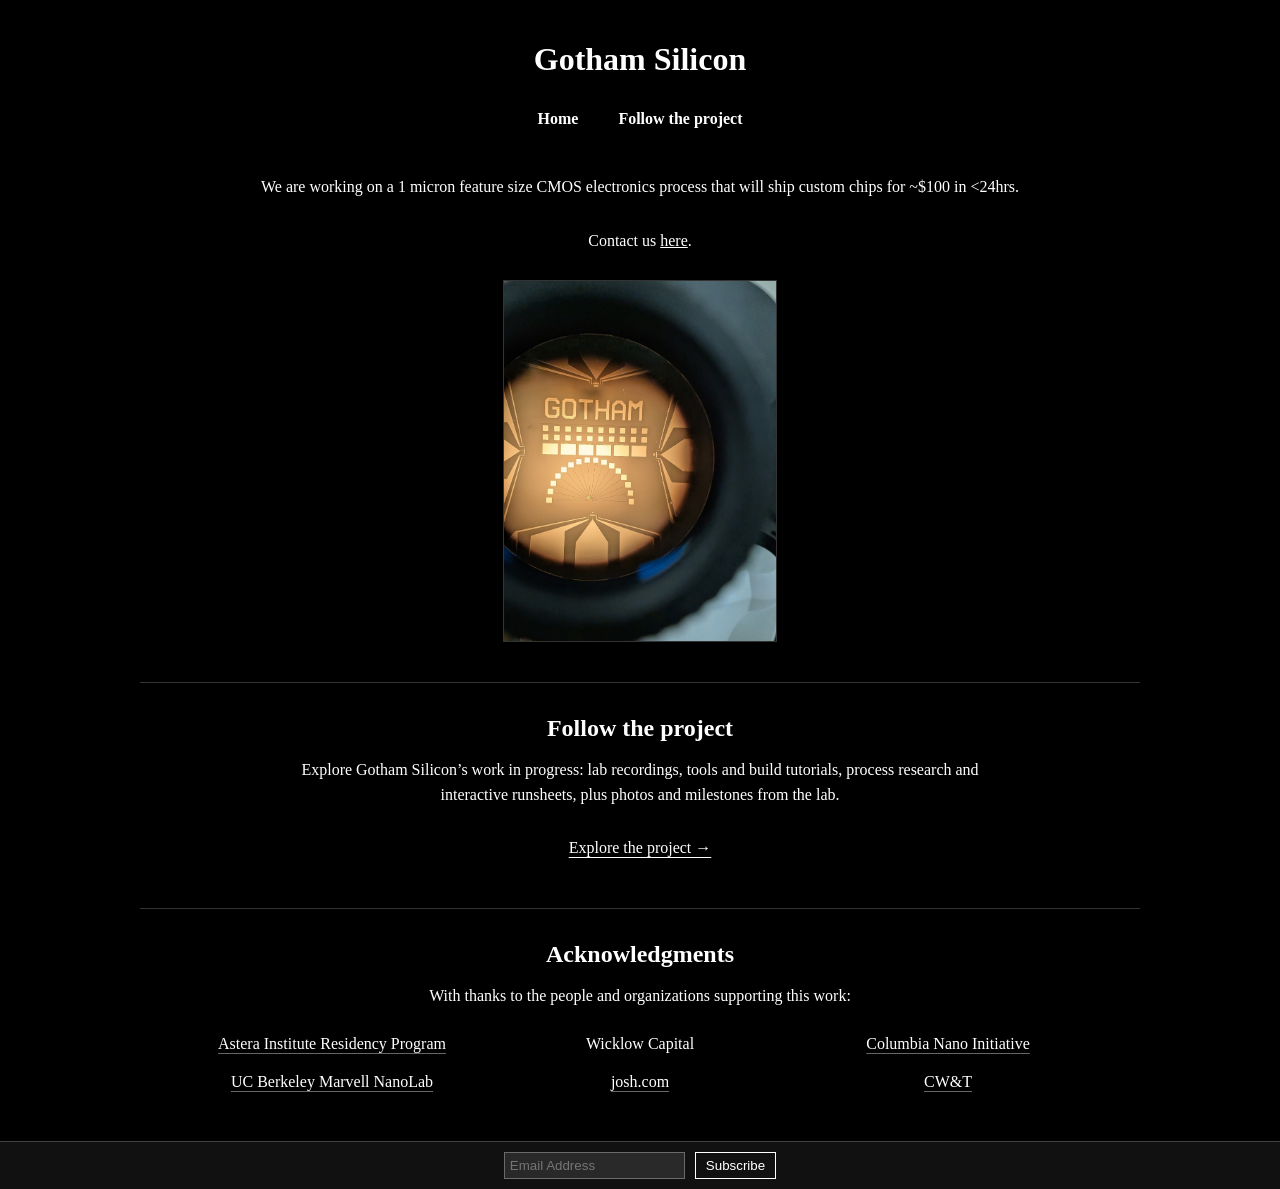
<file: index.html>
<!DOCTYPE html>
<html lang="en">

<head>
  <!-- Google tag (gtag.js) -->
  <script async src="https://www.googletagmanager.com/gtag/js?id=G-W5GCX79MY9"></script>
  <script>
    window.dataLayer = window.dataLayer || [];
    function gtag() { dataLayer.push(arguments); }
    gtag('js', new Date());

    gtag('config', 'G-W5GCX79MY9');
  </script>
  <meta charset="UTF-8">
  <title>Gotham Silicon - Home</title>
  <meta name="viewport" content="width=device-width, initial-scale=1.0">
  <style>
    body {
      background-color: #000;
      color: #fff;
      margin: 0;
      padding: 0;
      font-family: "Times New Roman", serif;
      text-align: center;
      display: flex;
      flex-direction: column;
      min-height: 100vh;
    }

    header {
      padding: 20px 0 10px 0;
      /* Reduced padding */
    }

    .news-banner {
      border: 1px solid #fff;
      background-color: transparent;
      color: #fff;
      padding: 15px;
      text-align: center;
      font-size: 1.1em;
      margin: 0 auto 40px auto;
      max-width: 900px;
    }

    nav {
      display: flex;
      flex-wrap: wrap;
      justify-content: center;
      gap: 12px 40px;
      margin: 0 20px 20px;
    }

    nav a {
      color: #fff;
      text-decoration: none;
      font-weight: bold;
    }

    nav a:hover,
    nav a:focus-visible {
      text-decoration: underline;
      text-underline-offset: 4px;
    }

    a:focus-visible,
    input:focus-visible {
      outline: 2px solid #fff;
      outline-offset: 4px;
    }

    main {
      padding: 0 20px;
      box-sizing: border-box;
      width: 100%;
      max-width: 1200px;
      margin: 0 auto;
      flex-grow: 1;
      display: flex;
      flex-direction: column;
      align-items: center;
      justify-content: flex-start;
      /* Align to top */
    }

    h2 {
      margin-top: 0;
      margin-bottom: 15px;
    }

    .chip-image {
      margin: 20px 0 40px;
    }

    .chip-image img {
      display: block;
      max-width: 100%;
      max-height: 40vh;
      width: auto;
      height: auto;
      border: 1px solid rgba(255, 255, 255, 0.2);
      object-fit: contain;
    }

    .follow-project {
      width: 100%;
      max-width: 1000px;
      margin: 0 auto 48px;
      padding-top: 32px;
      border-top: 1px solid rgba(255, 255, 255, 0.2);
      scroll-margin-top: 24px;
    }

    .follow-intro {
      max-width: 680px;
      margin: 0 auto 28px;
      line-height: 1.6;
    }

    .follow-link {
      margin: 0;
      line-height: 1.5;
    }

    .follow-link a {
      color: #fff;
      text-underline-offset: 4px;
    }

    .acknowledgments {
      width: 100%;
      max-width: 1000px;
      margin: 0 auto 48px;
      padding-top: 32px;
      border-top: 1px solid rgba(255, 255, 255, 0.2);
    }

    .acknowledgments-intro {
      max-width: 680px;
      margin: 0 auto 24px;
      line-height: 1.6;
    }

    .acknowledgments-list {
      list-style: none;
      display: grid;
      grid-template-columns: repeat(auto-fit, minmax(260px, 1fr));
      gap: 16px 24px;
      max-width: 900px;
      margin: 0 auto;
      padding: 0;
      line-height: 1.4;
    }

    .acknowledgments-list a {
      color: #fff;
      text-decoration-color: rgba(255, 255, 255, 0.4);
      text-underline-offset: 4px;
    }

    .acknowledgments-list a:hover,
    .acknowledgments-list a:focus-visible {
      text-decoration-color: #fff;
    }

    /* Footer Styles */
    footer {
      width: 100%;
      background-color: #111;
      border-top: 1px solid rgba(255, 255, 255, 0.2);
      padding: 10px 0;
      font-size: 0.8em;
    }

    #mc_embed_signup {
      max-width: 900px;
      margin: 0 auto;
    }

    #mc_embed_signup form {
      display: flex;
      justify-content: center;
      align-items: center;
      gap: 10px;
    }

    #mc_embed_signup h2 {
      display: none;
    }

    #mc_embed_signup .mc-field-group {
      flex-grow: 0;
    }

    #mc_embed_signup label {
      display: none;
    }

    #mc_embed_signup input.email {
      box-sizing: border-box;
      width: 100%;
      max-width: 300px;
      padding: 5px;
      border: 1px solid rgba(255, 255, 255, 0.3);
      background: rgba(255, 255, 255, 0.1);
      color: white;
    }

    #mc_embed_signup .button {
      background: transparent;
      color: white;
      border: 1px solid white;
      padding: 5px 10px;
      cursor: pointer;
      transition: background 0.3s;
    }

    #mc_embed_signup .button:hover {
      background: rgba(255, 255, 255, 0.2);
    }

    /* Responsive styles */
    @media (max-width: 768px) {
      nav {
        column-gap: 20px;
      }

      #mc_embed_signup form {
        flex-direction: column;
      }
    }
  </style>
</head>

<body>
  <header>
    <h1>Gotham Silicon</h1>
  </header>

  <nav>
    <a href="index.html">Home</a>
    <a href="follow-project.html">Follow the project</a>
  </nav>

  <main>
    <p style=" max-width: 800px; margin: 30px auto 20px auto;">
      We are working on a 1 micron feature size CMOS electronics process that will ship custom chips for ~$100 in
      &lt;24hrs.
    </p>
    <p style="margin-bottom: 10px;">
      Contact us <a href="https://forms.gle/yguDWXoMFjXPJxGa7" style="color:#fff; text-decoration:underline;">here</a>.
    </p>

    <div class="chip-image">
      <img src="chip.jpg" alt="Gotham silicon chip viewed through a microscope">
    </div>

    <section id="follow-project" class="follow-project" aria-labelledby="follow-project-heading">
      <h2 id="follow-project-heading">Follow the project</h2>
      <p class="follow-intro">
        Explore Gotham Silicon’s work in progress: lab recordings, tools and build tutorials,
        process research and interactive runsheets, plus photos and milestones from the lab.
      </p>
      <p class="follow-link"><a href="follow-project.html">Explore the project →</a></p>
    </section>

    <section id="acknowledgments" class="acknowledgments" aria-labelledby="acknowledgments-heading">
      <h2 id="acknowledgments-heading">Acknowledgments</h2>
      <p class="acknowledgments-intro">With thanks to the people and organizations supporting this work:</p>
      <ul class="acknowledgments-list">
        <li><a href="https://astera.org/residency/">Astera Institute Residency Program</a></li>
        <li>Wicklow Capital</li>
        <li><a href="https://cni.columbia.edu/">Columbia Nano Initiative</a></li>
        <li><a href="https://nanolab.berkeley.edu/">UC Berkeley Marvell NanoLab</a></li>
        <li><a href="https://josh.com/">josh.com</a></li>
        <li><a href="https://cwandt.com/">CW&amp;T</a></li>
      </ul>
    </section>
  </main>

  <footer>
    <div id="mc_embed_signup">
      <form
        action="https://gothamsilicon.us2.list-manage.com/subscribe/post?u=649a738ac9b209ca62d252d94&amp;id=9c9124a3a2&amp;f_id=00b971e1f0"
        method="post" id="mc-embedded-subscribe-form" name="mc-embedded-subscribe-form" class="validate"
        target="_blank">
        <div class="mc-field-group">
          <label for="mce-EMAIL">Email Address</label>
          <input type="email" name="EMAIL" class="required email" id="mce-EMAIL" required="" value=""
            placeholder="Email Address" aria-label="Email Address">
        </div>
        <div class="clear">
          <input type="submit" name="subscribe" id="mc-embedded-subscribe" class="button" value="Subscribe">
        </div>
        <div id="mce-responses" class="clear" style="display:none;">
          <div class="response" id="mce-error-response" style="display: none;"></div>
          <div class="response" id="mce-success-response" style="display: none;"></div>
        </div>
        <div aria-hidden="true" style="position: absolute; left: -5000px;"><input type="text"
            name="b_649a738ac9b209ca62d252d94_9c9124a3a2" tabindex="-1" value=""></div>
      </form>
    </div>
  </footer>

  <script type="text/javascript" src="//s3.amazonaws.com/downloads.mailchimp.com/js/mc-validate.js" async
    defer></script>
  <script type="text/javascript">
    window.addEventListener('load', function () {
      (function ($) {
        window.fnames = new Array();
        window.ftypes = new Array();
        fnames[0] = 'EMAIL';
        ftypes[0] = 'email';
        fnames[1] = 'FNAME';
        ftypes[1] = 'text';
        fnames[2] = 'LNAME';
        ftypes[2] = 'text';
        fnames[3] = 'ADDRESS';
        ftypes[3] = 'address';
        fnames[4] = 'PHONE';
        ftypes[4] = 'phone';
        fnames[5] = 'BIRTHDAY';
        ftypes[5] = 'birthday';
        fnames[6] = 'COMPANY';
        ftypes[6] = 'text';
      }(jQuery));
      var $mcj = jQuery.noConflict(true);
    });
  </script>
</body>

</html>
</file>
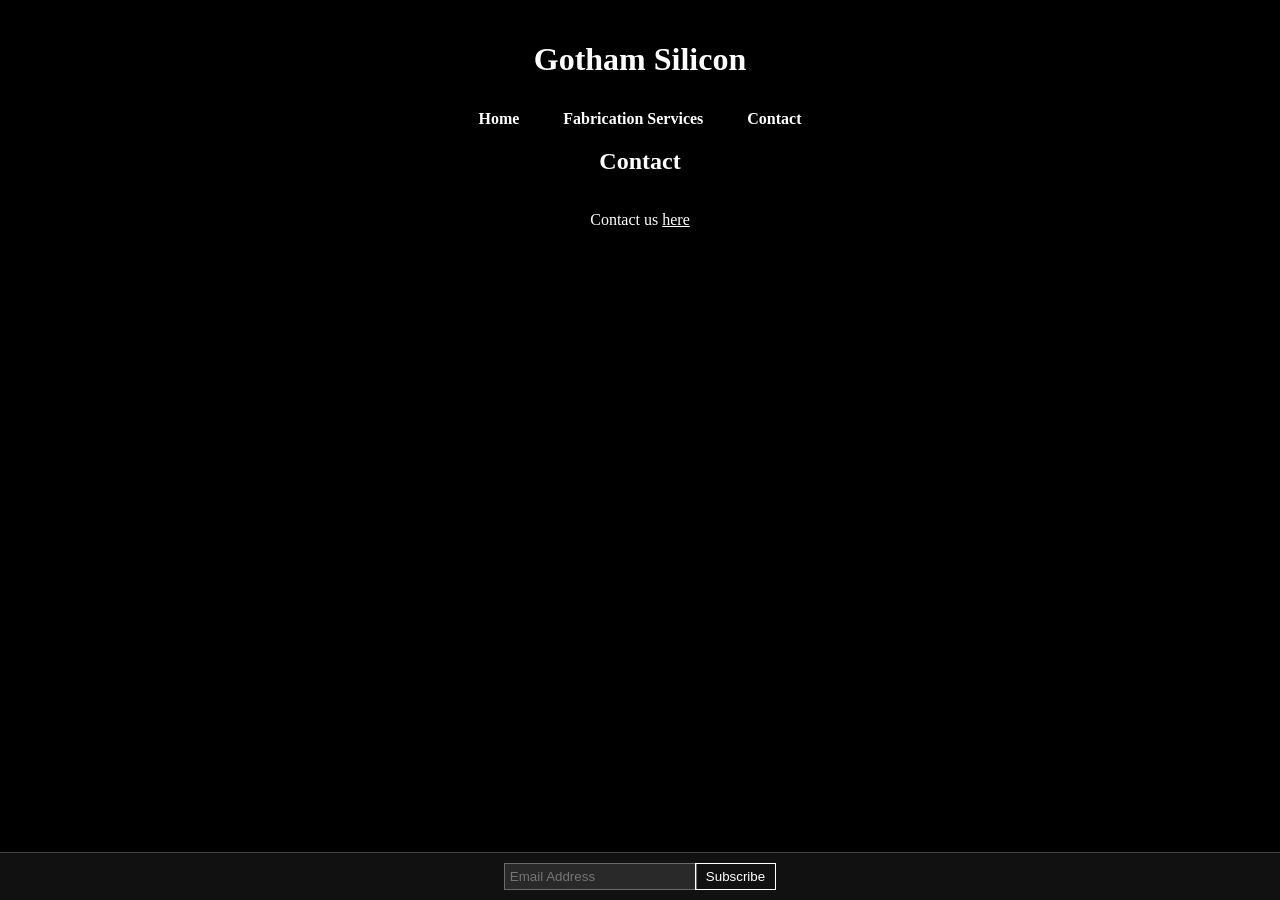
<file: contact.html>
<!DOCTYPE html>
<html lang="en">

<head>
  <!-- Google tag (gtag.js) -->
  <script async src="https://www.googletagmanager.com/gtag/js?id=G-W5GCX79MY9"></script>
  <script>
    window.dataLayer = window.dataLayer || [];
    function gtag() { dataLayer.push(arguments); }
    gtag('js', new Date());

    gtag('config', 'G-W5GCX79MY9');
  </script>
  <meta charset="UTF-8">
  <title>Contact - Gotham Silicon</title>
  <meta name="viewport" content="width=device-width, initial-scale=1.0">
  <style>
    body {
      background-color: #000;
      color: #fff;
      margin: 0;
      padding: 0;
      font-family: "Times New Roman", serif;
      text-align: center;
      display: flex;
      flex-direction: column;
      height: 100vh;
      /* Force full height */
      overflow: hidden;
      /* Prevent scrolling */
    }

    header {
      padding: 20px 0 10px 0;
      /* Reduced padding */
    }

    nav {
      margin-bottom: 20px;
      /* Reduced margin */
    }

    nav a {
      color: #fff;
      text-decoration: none;
      margin: 0 20px;
      font-weight: bold;
    }

    main {
      padding: 0 20px;
      max-width: 1200px;
      margin: 0 auto;
      flex-grow: 1;
      display: flex;
      flex-direction: column;
      align-items: center;
      justify-content: flex-start;
      /* Align to top */
    }

    h2 {
      margin-top: 0;
      margin-bottom: 20px;
    }

    /* Footer Styles */
    footer {
      position: fixed;
      bottom: 0;
      left: 0;
      width: 100%;
      background-color: #111;
      border-top: 1px solid rgba(255, 255, 255, 0.2);
      padding: 10px 0;
      font-size: 0.8em;
      z-index: 1000;
    }

    main {
      padding: 0 20px 60px 20px;
      /* Added bottom padding for sticky footer */
      max-width: 1200px;
      margin: 0 auto;
      flex-grow: 1;
      display: flex;
      flex-direction: column;
      align-items: center;
      justify-content: flex-start;
      /* Align to top */
    }

    #mc_embed_signup {
      max-width: 900px;
      margin: 0 auto;
    }

    #mc_embed_signup form {
      display: flex;
      justify-content: center;
      align-items: center;
      gap: 10px;
    }

    #mc_embed_signup h2 {
      display: none;
    }

    #mc_embed_signup .mc-field-group {
      flex-grow: 0;
    }

    #mc_embed_signup label {
      display: none;
    }

    #mc_embed_signup input.email {
      width: 100%;
      max-width: 300px;
      padding: 5px;
      border: 1px solid rgba(255, 255, 255, 0.3);
      background: rgba(255, 255, 255, 0.1);
      color: white;
    }

    #mc_embed_signup .button {
      background: transparent;
      color: white;
      border: 1px solid white;
      padding: 5px 10px;
      cursor: pointer;
      transition: background 0.3s;
    }

    #mc_embed_signup .button:hover {
      background: rgba(255, 255, 255, 0.2);
    }

    /* Responsive styles */
    @media (max-width: 768px) {
      body {
        height: auto;
        overflow: auto;
      }

      nav a {
        margin: 0 10px;
      }

      footer form {
        flex-direction: column;
        align-items: stretch;
      }

      footer input.email {
        margin-bottom: 10px;
      }
    }
  </style>
</head>

<body>
  <header>
    <h1>Gotham Silicon</h1>
  </header>

  <nav>
    <a href="index.html">Home</a>
    <a href="fabrication.html">Fabrication Services</a>
    <a href="contact.html">Contact</a>
  </nav>

  <main>
    <h2>Contact</h2>
    <p>Contact us
      <a href="https://forms.gle/yguDWXoMFjXPJxGa7" style="color:#fff; text-decoration:underline;">
        here
      </a>
    </p>
  </main>

  <footer>
    <div id="mc_embed_signup">
      <form
        action="https://gothamsilicon.us2.list-manage.com/subscribe/post?u=649a738ac9b209ca62d252d94&amp;id=9c9124a3a2&amp;f_id=00b971e1f0"
        method="post" id="mc-embedded-subscribe-form" name="mc-embedded-subscribe-form" class="validate"
        target="_blank">
        <div class="mc-field-group">
          <label for="mce-EMAIL">Email Address</label>
          <input type="email" name="EMAIL" class="required email" id="mce-EMAIL" required="" value=""
            placeholder="Email Address">
        </div>
        <div class="clear">
          <input type="submit" name="subscribe" id="mc-embedded-subscribe" class="button" value="Subscribe">
        </div>
        <div id="mce-responses" class="clear" style="display:none;">
          <div class="response" id="mce-error-response" style="display: none;"></div>
          <div class="response" id="mce-success-response" style="display: none;"></div>
        </div>
        <div aria-hidden="true" style="position: absolute; left: -5000px;"><input type="text"
            name="b_649a738ac9b209ca62d252d94_9c9124a3a2" tabindex="-1" value=""></div>
      </form>
    </div>
  </footer>

  <script type="text/javascript" src="//s3.amazonaws.com/downloads.mailchimp.com/js/mc-validate.js" async
    defer></script>
  <script type="text/javascript">
    window.addEventListener('load', function () {
      (function ($) {
        window.fnames = new Array();
        window.ftypes = new Array();
        fnames[0] = 'EMAIL';
        ftypes[0] = 'email';
        fnames[1] = 'FNAME';
        ftypes[1] = 'text';
        fnames[2] = 'LNAME';
        ftypes[2] = 'text';
        fnames[3] = 'ADDRESS';
        ftypes[3] = 'address';
        fnames[4] = 'PHONE';
        ftypes[4] = 'phone';
        fnames[5] = 'BIRTHDAY';
        ftypes[5] = 'birthday';
        fnames[6] = 'COMPANY';
        ftypes[6] = 'text';
      }(jQuery));
      var $mcj = jQuery.noConflict(true);
    });
  </script>
</body>

</html>
</file>
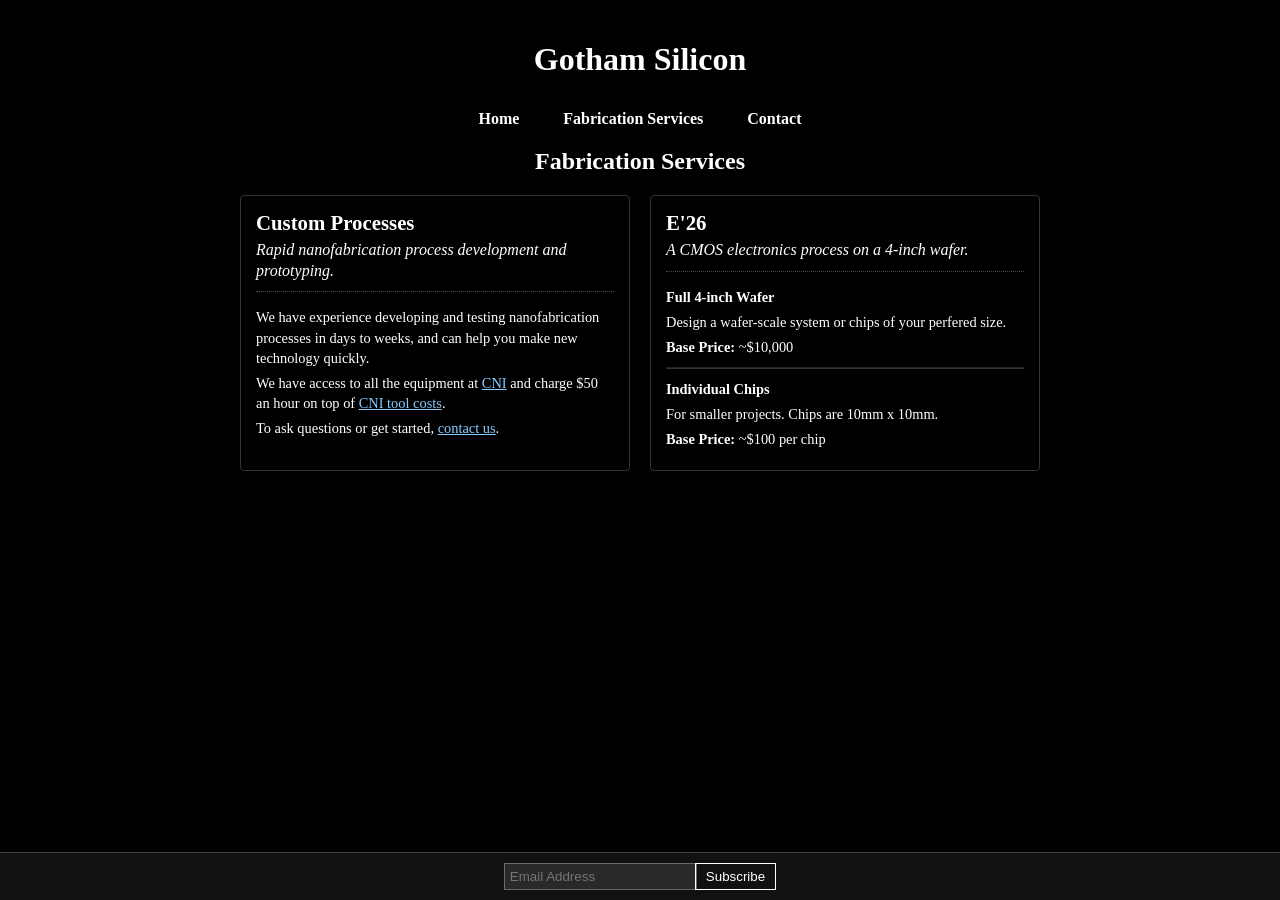
<file: fabrication.html>
<!DOCTYPE html>
<html lang="en">

<head>
  <!-- Google tag (gtag.js) -->
  <script async src="https://www.googletagmanager.com/gtag/js?id=G-W5GCX79MY9"></script>
  <script>
    window.dataLayer = window.dataLayer || [];
    function gtag() { dataLayer.push(arguments); }
    gtag('js', new Date());

    gtag('config', 'G-W5GCX79MY9');
  </script>
  <meta charset="UTF-8">
  <title>Fabrication Services - Gotham Silicon</title>
  <meta name="viewport" content="width=device-width, initial-scale=1.0">
  <style>
    body {
      background-color: #000;
      color: #fff;
      margin: 0;
      padding: 0;
      font-family: "Times New Roman", serif;
      text-align: center;
      display: flex;
      flex-direction: column;
      height: 100vh;
      /* Force full height */
      overflow: hidden;
      /* Prevent scrolling */
    }

    header {
      padding: 20px 0 10px 0;
      /* Reduced padding */
    }

    nav {
      margin-bottom: 20px;
      /* Reduced margin */
    }

    nav a {
      color: #fff;
      text-decoration: none;
      margin: 0 20px;
      font-weight: bold;
    }

    main {
      padding: 0 20px;
      max-width: 1200px;
      margin: 0 auto;
      flex-grow: 1;
      display: flex;
      flex-direction: column;
      align-items: center;
      justify-content: flex-start;
      /* Align to top */
      overflow-y: auto;
      /* Allow internal scrolling if content is too tall */
    }

    h2 {
      margin-top: 0;
      margin-bottom: 10px;
    }

    .process-container {
      display: flex;
      flex-direction: row;
      justify-content: center;
      margin: 10px auto;
      gap: 20px;
      max-width: 800px;
      flex-shrink: 1;
      /* Allow shrinking */
    }

    .process {
      flex: 1;
      padding: 15px;
      text-align: left;
      border: 1px solid rgba(255, 255, 255, 0.2);
      border-radius: 4px;
    }

    .process h3 {
      margin-top: 0;
      font-size: 1.3em;
      margin-bottom: 5px;
    }

    .process-subtitle {
      font-size: 1em;
      font-style: italic;
      margin-bottom: 15px;
      padding-bottom: 10px;
      border-bottom: 1px dotted rgba(255, 255, 255, 0.3);
      line-height: 1.3;
    }

    .process-details {
      line-height: 1.4;
      font-size: 0.9em;
    }

    .process-details h4 {
      margin: 10px 0 5px 0;
    }

    .process-details p {
      margin: 5px 0;
    }

    .process a {
      color: #8cf;
      text-decoration: underline;
    }

    /* Footer Styles */
    footer {
      position: fixed;
      bottom: 0;
      left: 0;
      width: 100%;
      background-color: #111;
      border-top: 1px solid rgba(255, 255, 255, 0.2);
      padding: 10px 0;
      font-size: 0.8em;
      z-index: 1000;
      flex-shrink: 0;
    }

    main {
      padding: 0 20px 60px 20px;
      /* Added bottom padding for sticky footer */
      max-width: 1200px;
      margin: 0 auto;
      flex-grow: 1;
      display: flex;
      flex-direction: column;
      align-items: center;
      justify-content: flex-start;
      /* Align to top */
      overflow-y: auto;
      /* Allow internal scrolling if content is too tall */
    }

    #mc_embed_signup {
      max-width: 900px;
      margin: 0 auto;
    }

    #mc_embed_signup form {
      display: flex;
      justify-content: center;
      align-items: center;
      gap: 10px;
    }

    #mc_embed_signup h2 {
      display: none;
    }

    #mc_embed_signup .mc-field-group {
      flex-grow: 0;
    }

    #mc_embed_signup label {
      display: none;
    }

    #mc_embed_signup input.email {
      width: 100%;
      max-width: 300px;
      padding: 5px;
      border: 1px solid rgba(255, 255, 255, 0.3);
      background: rgba(255, 255, 255, 0.1);
      color: white;
    }

    #mc_embed_signup .button {
      background: transparent;
      color: white;
      border: 1px solid white;
      padding: 5px 10px;
      cursor: pointer;
      transition: background 0.3s;
    }

    #mc_embed_signup .button:hover {
      background: rgba(255, 255, 255, 0.2);
    }

    /* Responsive styles */
    @media (max-width: 768px) {
      body {
        height: auto;
        overflow: auto;
      }

      .process-container {
        flex-direction: column;
      }

      nav a {
        margin: 0 10px;
      }

      footer form {
        flex-direction: column;
        align-items: stretch;
      }

      footer input.email {
        margin-bottom: 10px;
      }
    }
  </style>
</head>

<body>
  <header>
    <h1>Gotham Silicon</h1>
  </header>

  <nav>
    <a href="index.html">Home</a>
    <a href="fabrication.html">Fabrication Services</a>
    <a href="contact.html">Contact</a>
  </nav>

  <main>
    <h2>Fabrication Services</h2>



    <div class="process-container">
      <div class="process">
        <h3>Custom Processes</h3>
        <div class="process-subtitle">Rapid nanofabrication process development and prototyping.</div>
        <div class="process-details">
          <p>We have experience developing and testing nanofabrication processes in days to weeks, and can help you make
            new technology quickly.</p>
          <p>We have access to all the equipment at <a href="https://cni.columbia.edu/equipment-list">CNI</a> and charge
            $50 an hour on top of <a href="https://cni.columbia.edu/equipment-rates">CNI tool costs</a>.</p>
          <p>To ask questions or get started, <a
              href="https://docs.google.com/forms/d/e/1FAIpQLSf1XZdTwSMy3QbkwldldoFseMY21jQuYd8mpPvvAppP4iVi2A/viewform?usp=header">contact
              us</a>.</p>
        </div>
      </div>
      <div class="process">
        <h3>E'26</h3>
        <div class="process-subtitle">A CMOS electronics process on a 4-inch wafer.</div>
        <div class="process-details">
          <h4>Full 4-inch Wafer</h4>
          <p>Design a wafer-scale system or chips of your perfered size.</p>
          <p><strong>Base Price:</strong> ~$10,000</p>
          <hr style="border-color: rgba(255, 255, 255, 0.2); margin: 10px 0;">
          <h4>Individual Chips</h4>
          <p>For smaller projects. Chips are 10mm x 10mm.</p>
          <p><strong>Base Price:</strong> ~$100 per chip</p>
        </div>

      </div>
    </div>
  </main>

  <footer>
    <div id="mc_embed_signup">
      <form
        action="https://gothamsilicon.us2.list-manage.com/subscribe/post?u=649a738ac9b209ca62d252d94&amp;id=9c9124a3a2&amp;f_id=00b971e1f0"
        method="post" id="mc-embedded-subscribe-form" name="mc-embedded-subscribe-form" class="validate"
        target="_blank">
        <div class="mc-field-group">
          <label for="mce-EMAIL">Email Address</label>
          <input type="email" name="EMAIL" class="required email" id="mce-EMAIL" required="" value=""
            placeholder="Email Address">
        </div>
        <div class="clear">
          <input type="submit" name="subscribe" id="mc-embedded-subscribe" class="button" value="Subscribe">
        </div>
        <div id="mce-responses" class="clear" style="display:none;">
          <div class="response" id="mce-error-response" style="display: none;"></div>
          <div class="response" id="mce-success-response" style="display: none;"></div>
        </div>
        <div aria-hidden="true" style="position: absolute; left: -5000px;"><input type="text"
            name="b_649a738ac9b209ca62d252d94_9c9124a3a2" tabindex="-1" value=""></div>
      </form>
    </div>
  </footer>

  <script type="text/javascript" src="//s3.amazonaws.com/downloads.mailchimp.com/js/mc-validate.js" async
    defer></script>
  <script type="text/javascript">
    window.addEventListener('load', function () {
      (function ($) {
        window.fnames = new Array();
        window.ftypes = new Array();
        fnames[0] = 'EMAIL';
        ftypes[0] = 'email';
        fnames[1] = 'FNAME';
        ftypes[1] = 'text';
        fnames[2] = 'LNAME';
        ftypes[2] = 'text';
        fnames[3] = 'ADDRESS';
        ftypes[3] = 'address';
        fnames[4] = 'PHONE';
        ftypes[4] = 'phone';
        fnames[5] = 'BIRTHDAY';
        ftypes[5] = 'birthday';
        fnames[6] = 'COMPANY';
        ftypes[6] = 'text';
      }(jQuery));
      var $mcj = jQuery.noConflict(true);
    });
  </script>
</body>

</html>
</file>
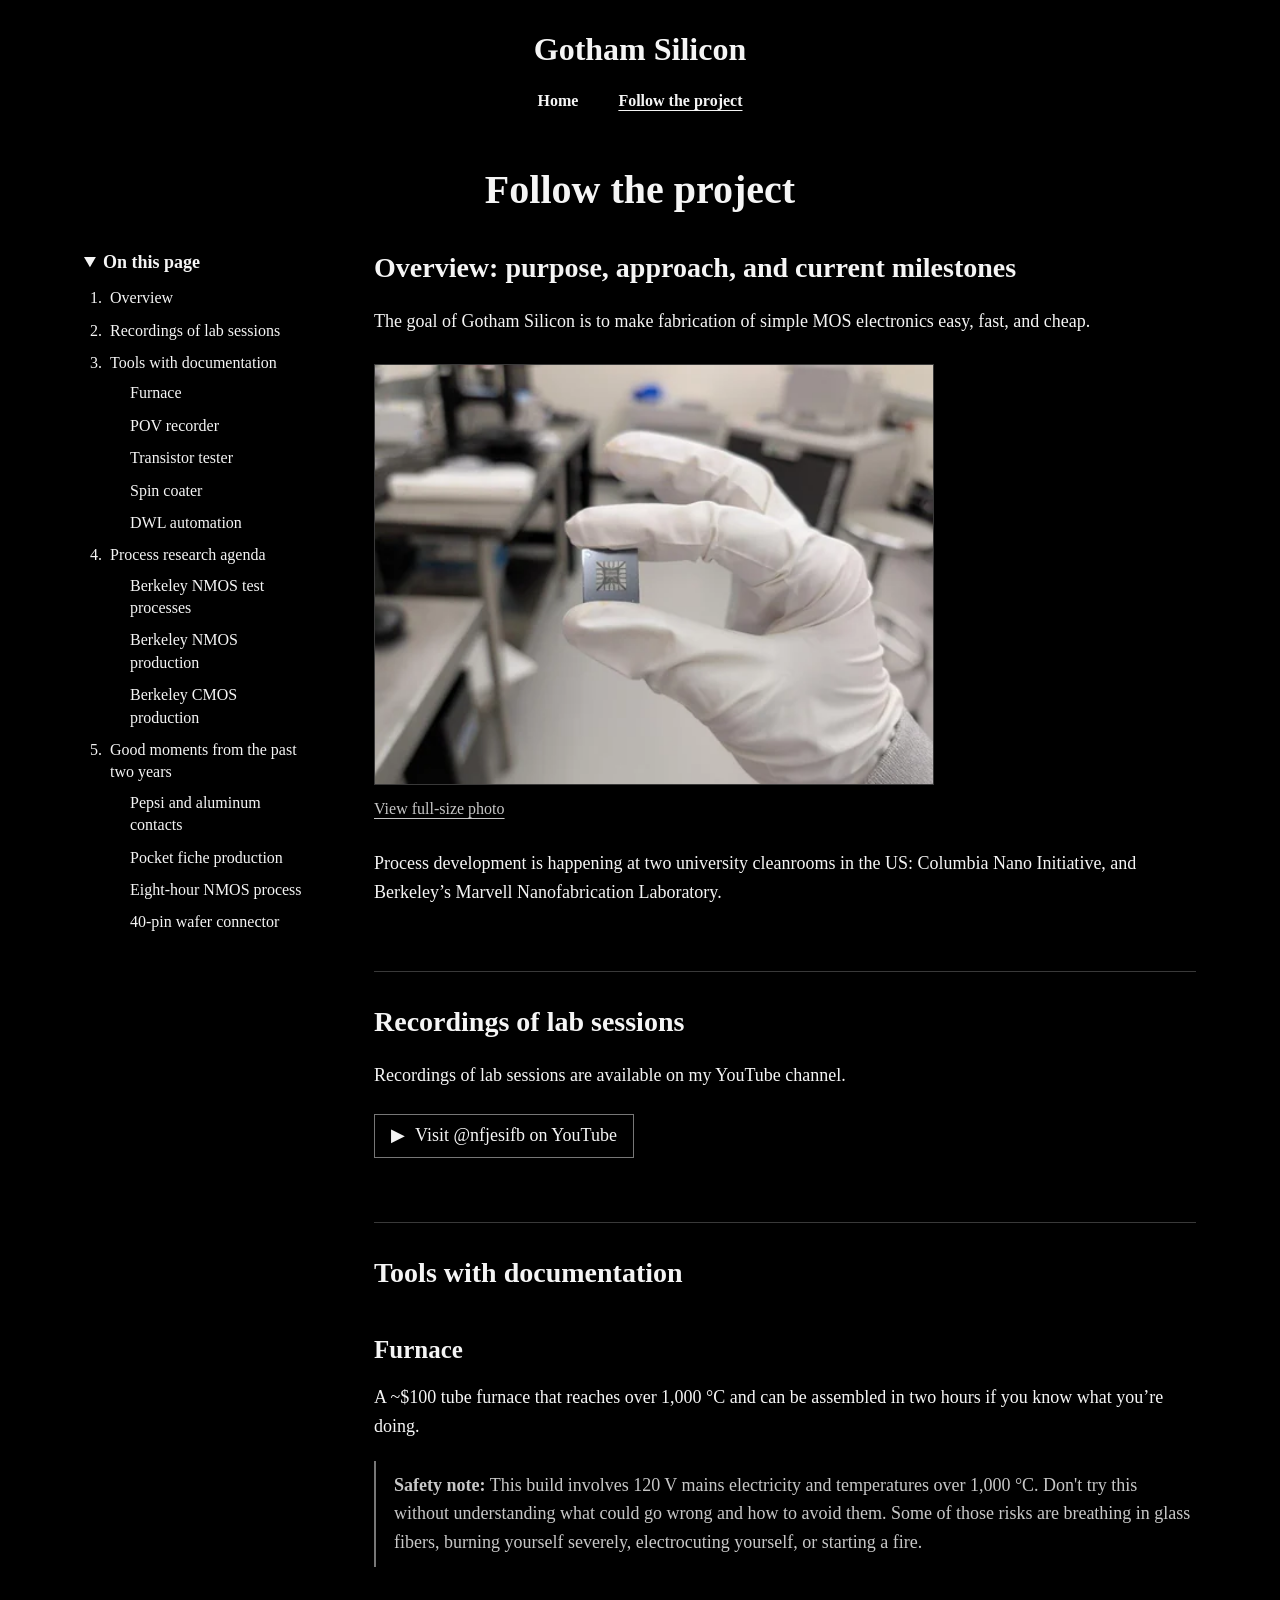
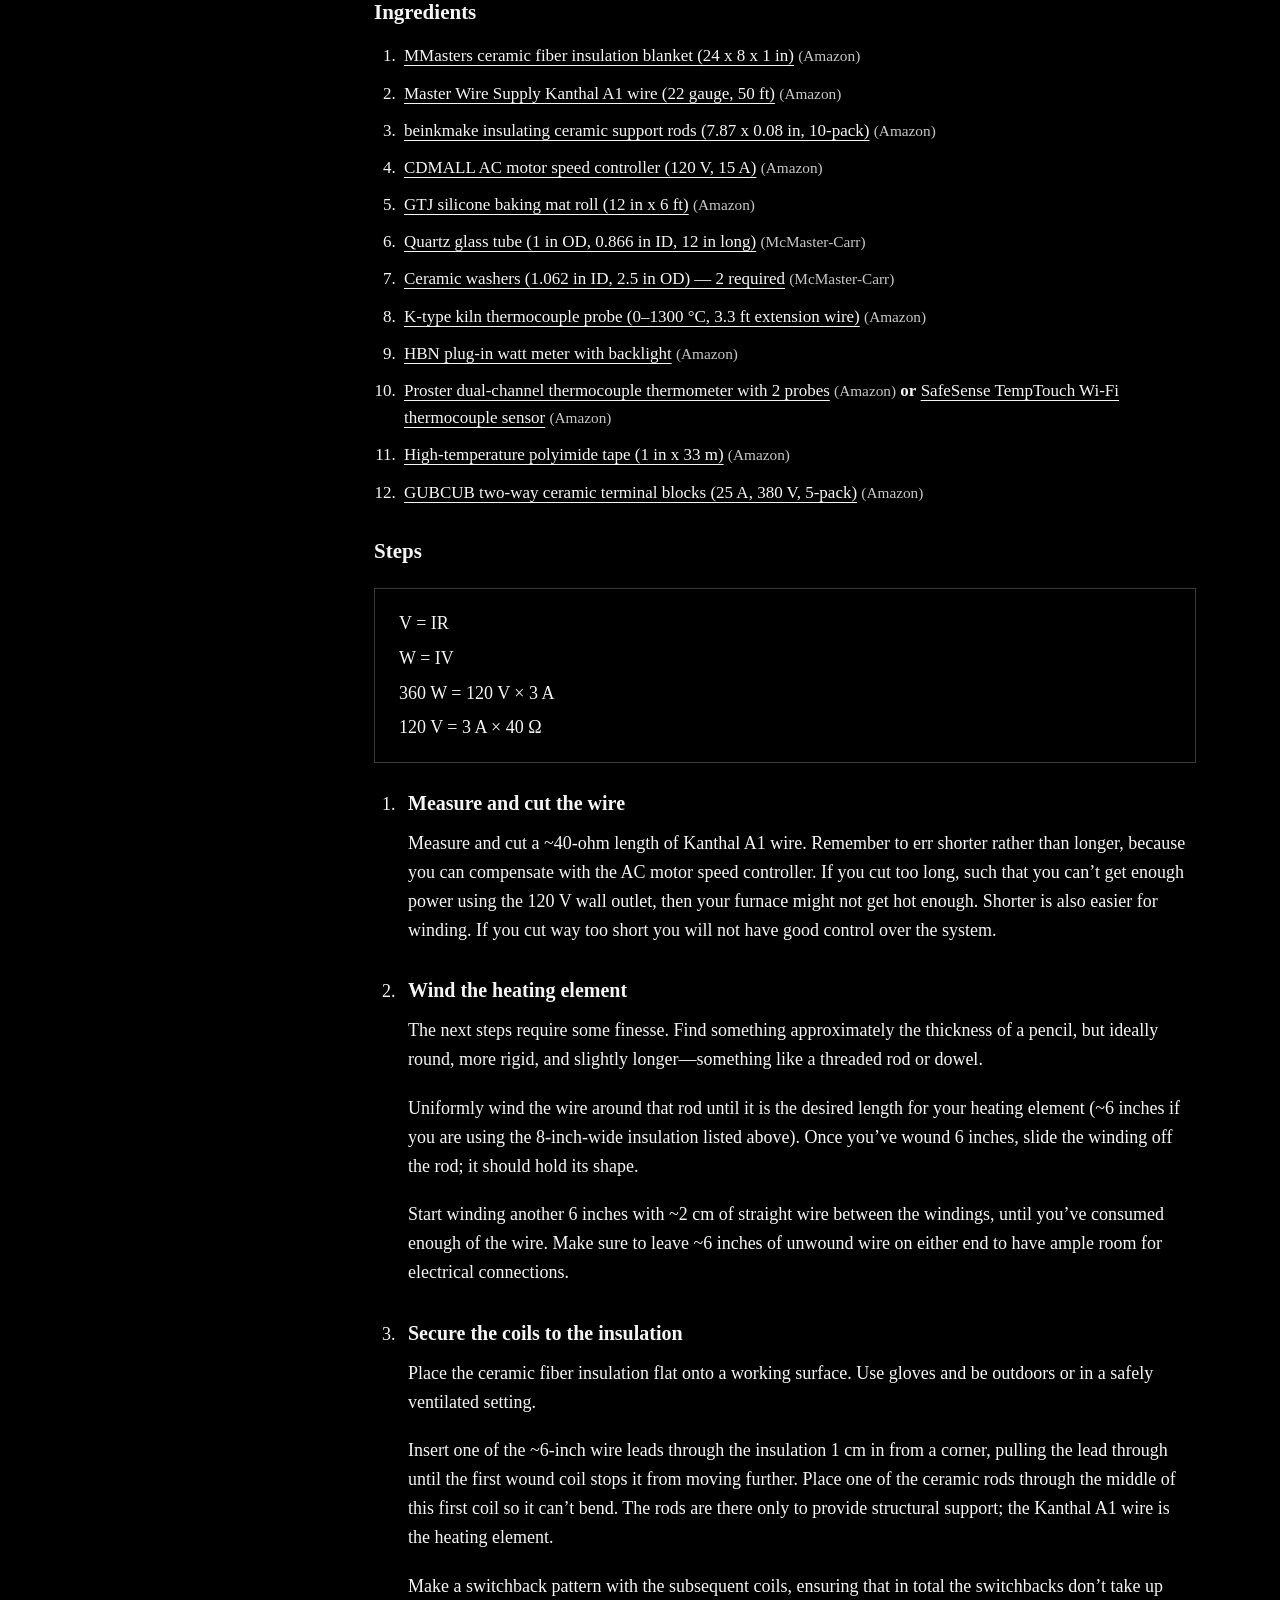
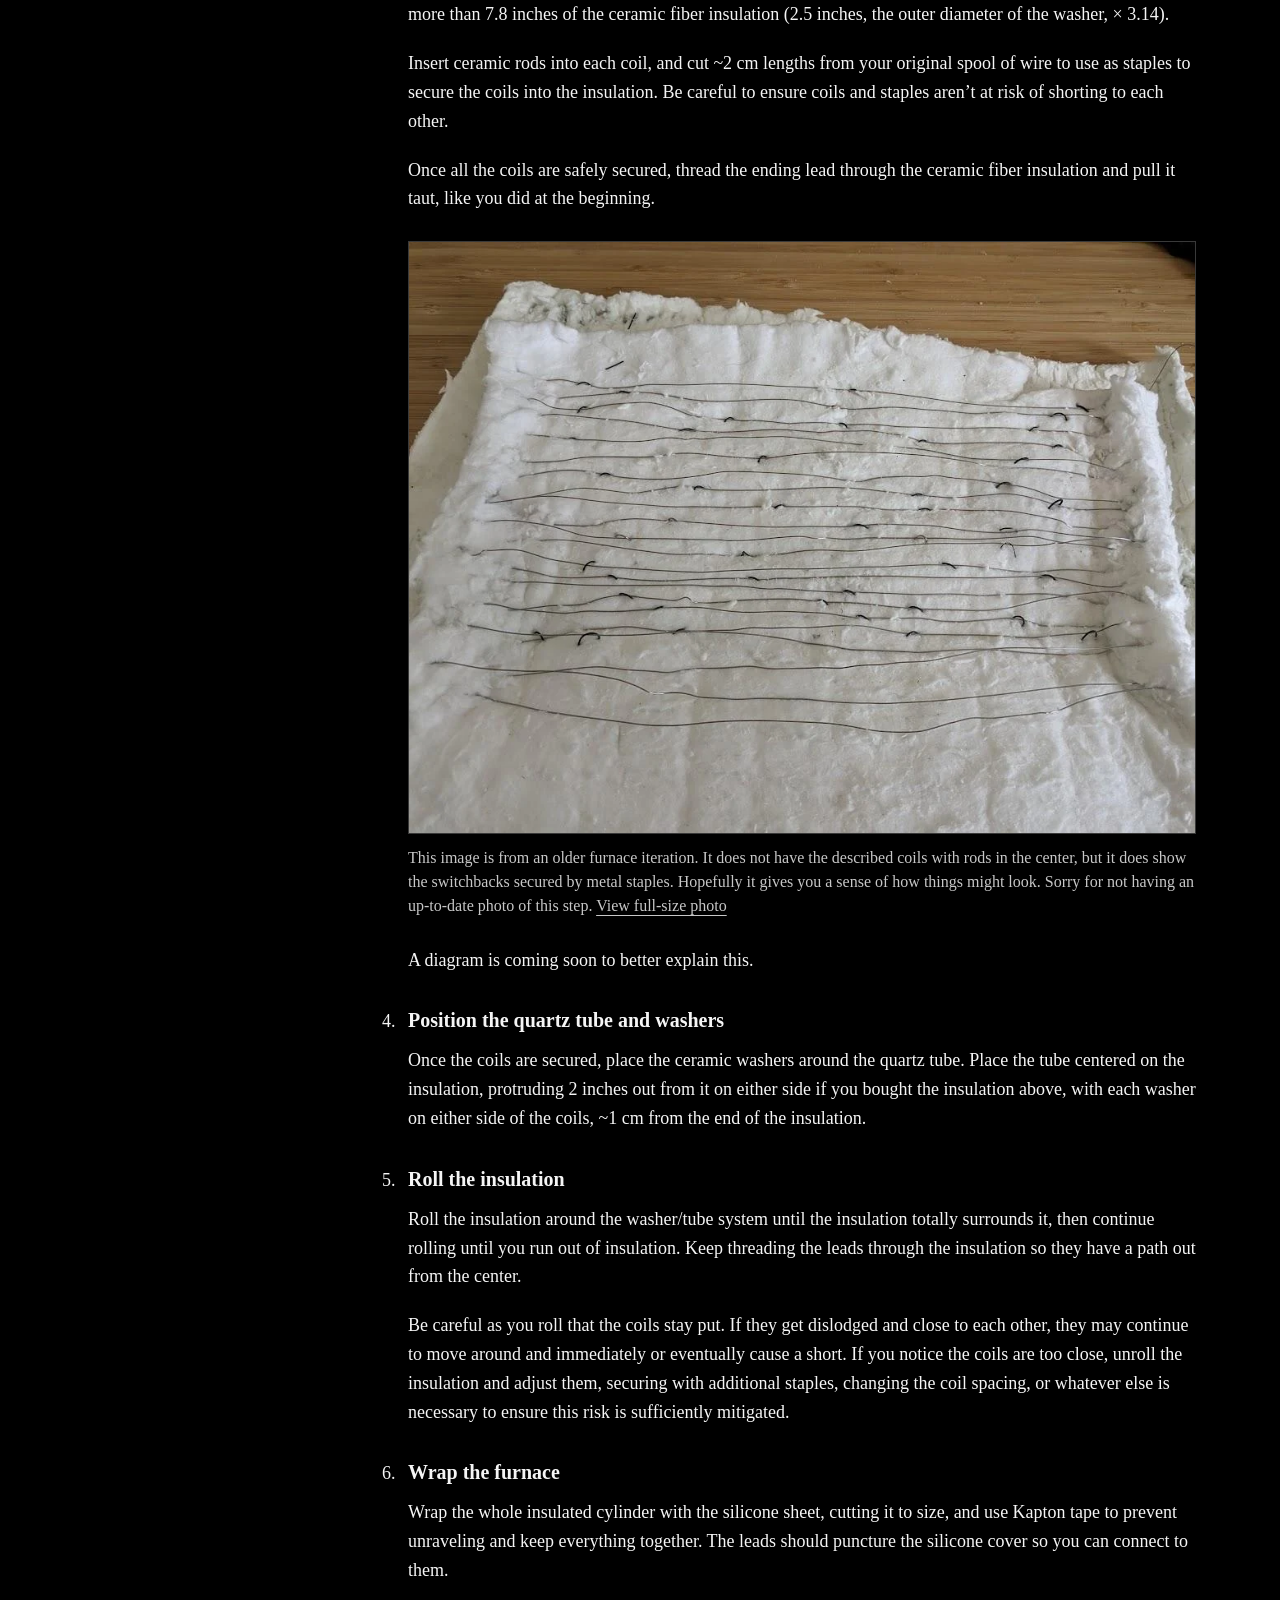
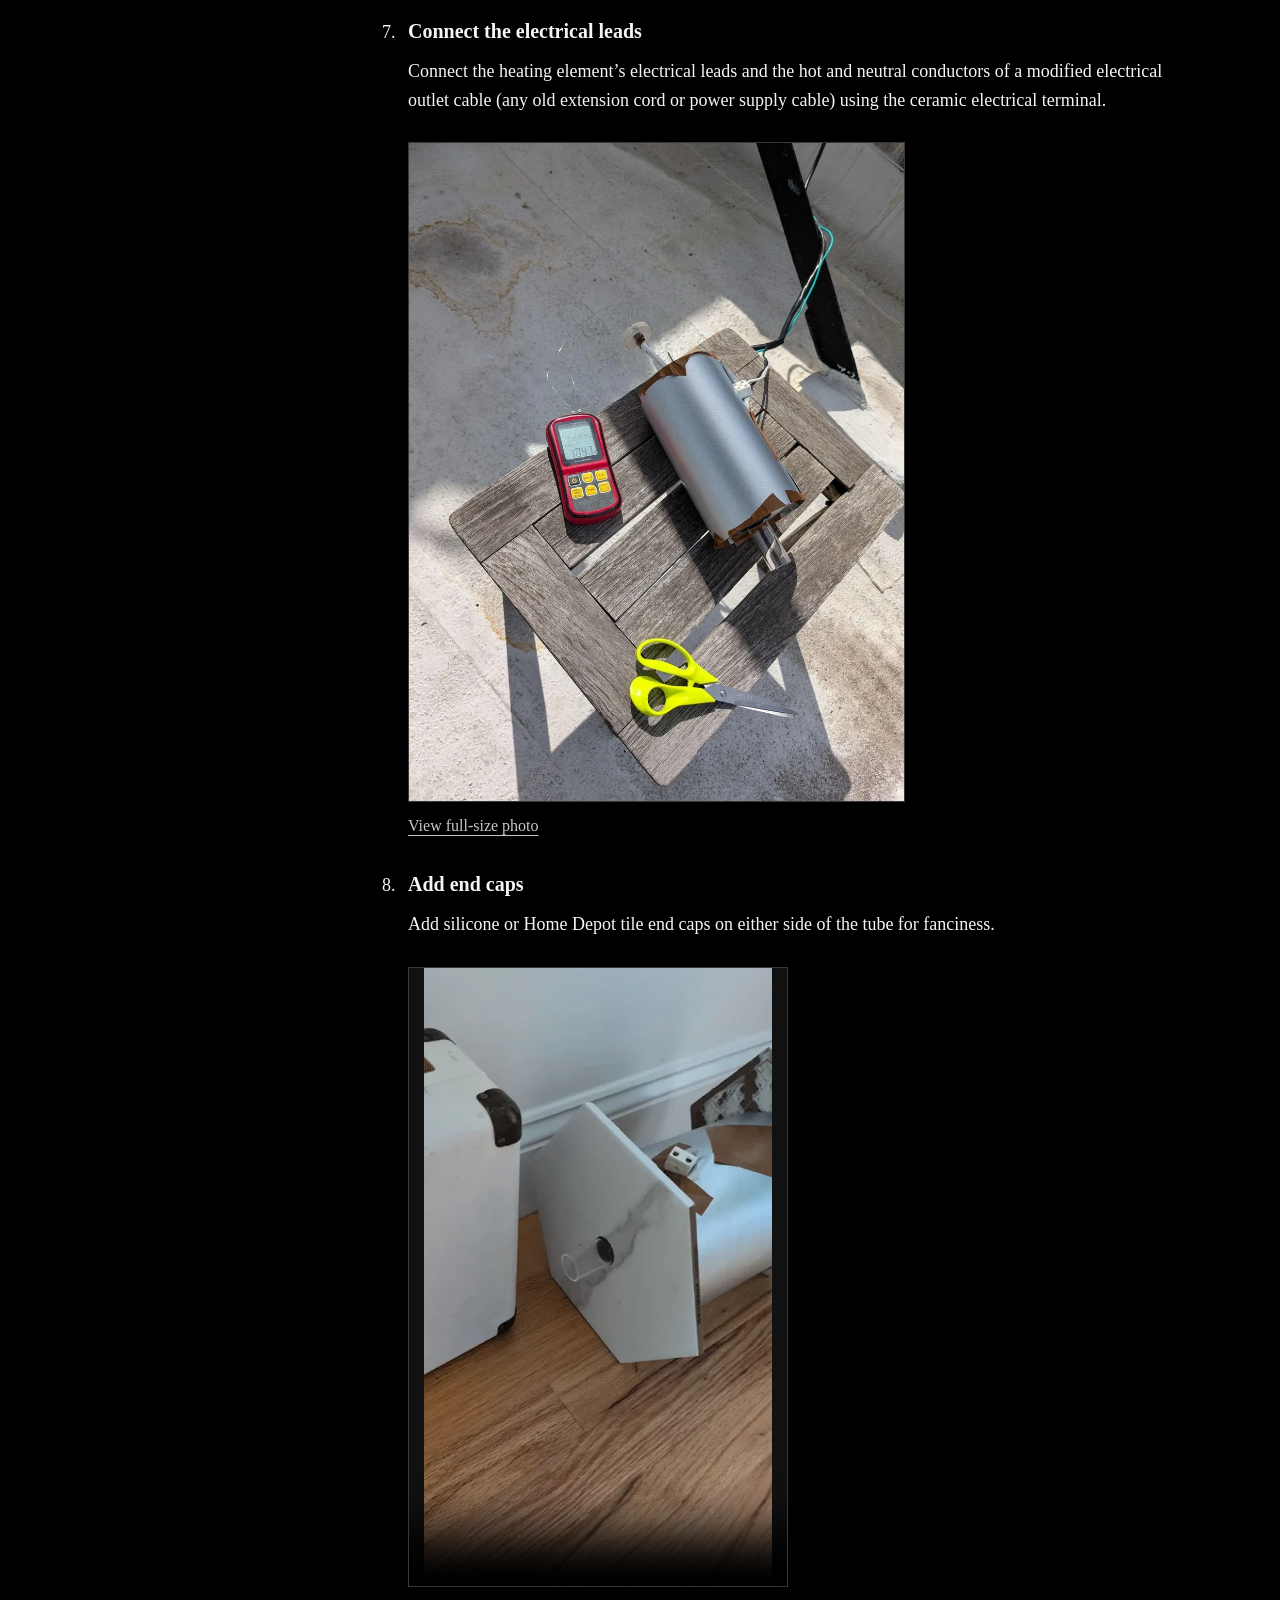
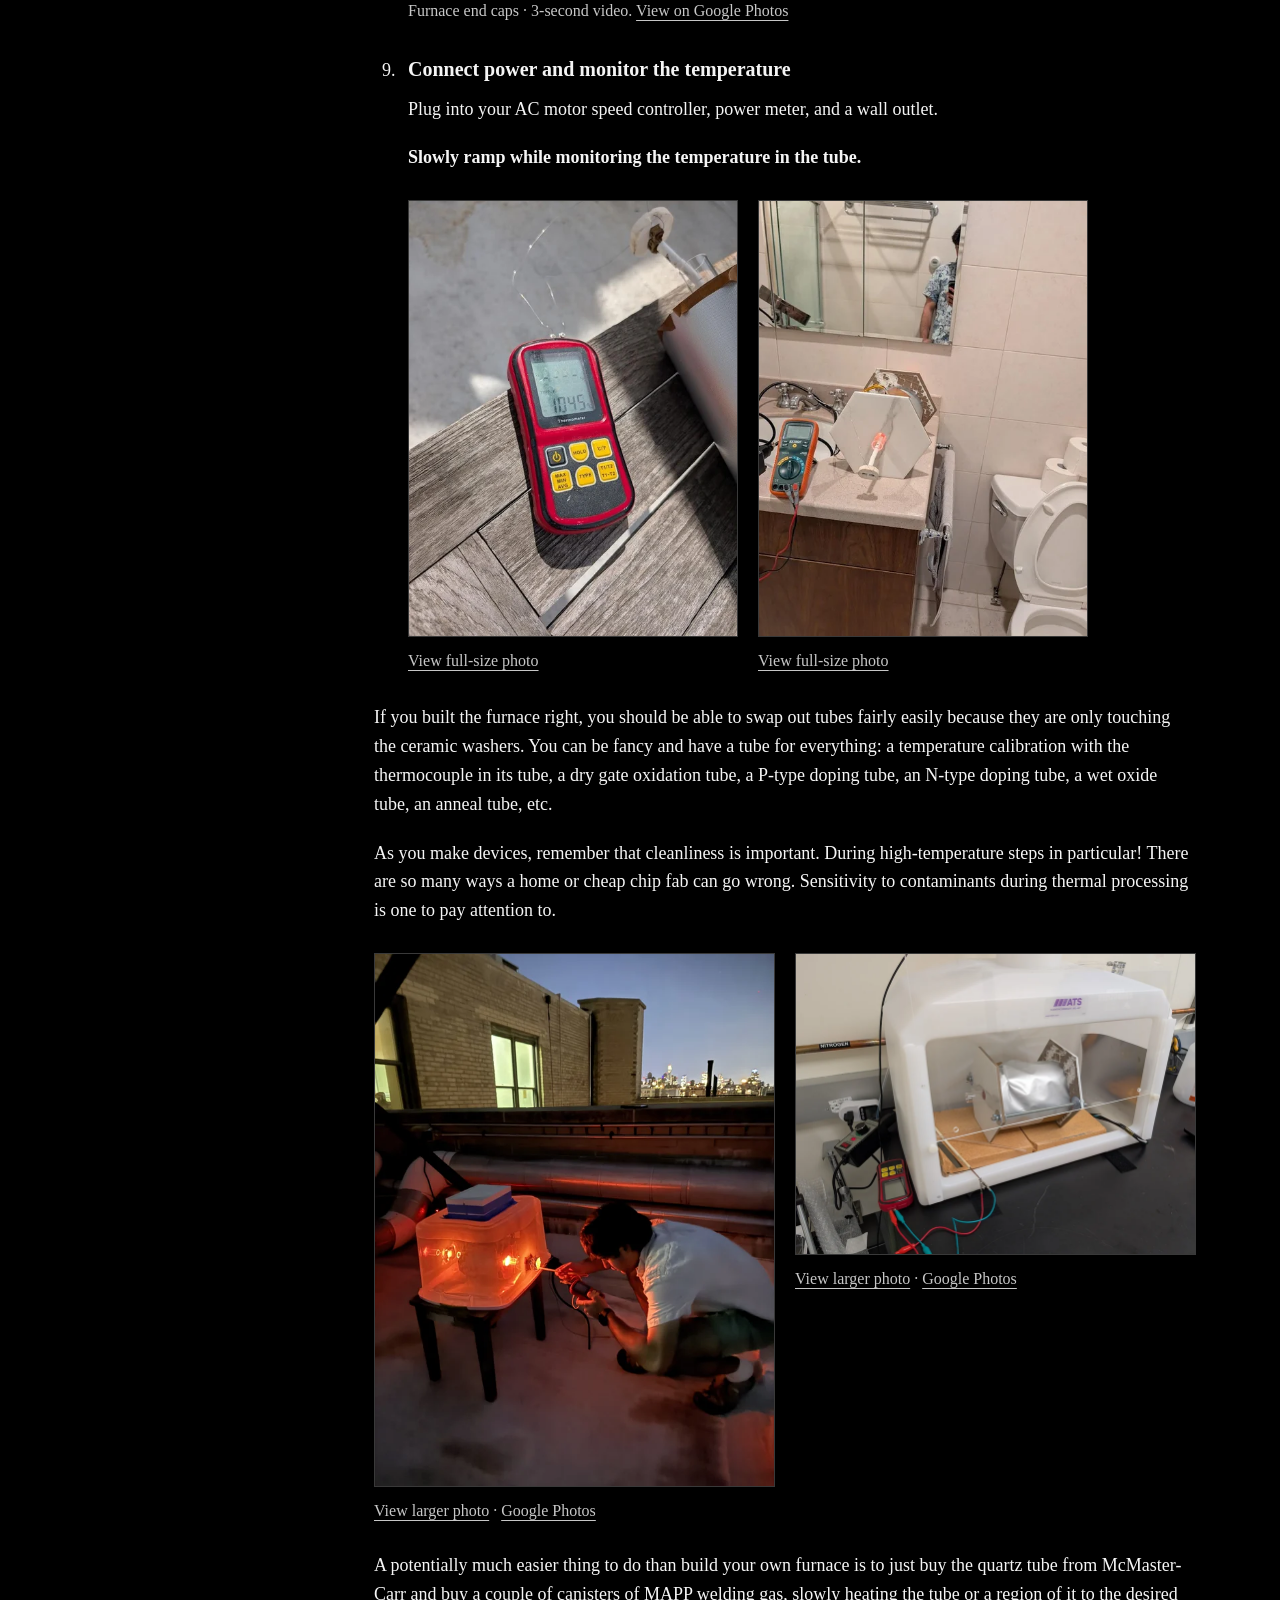
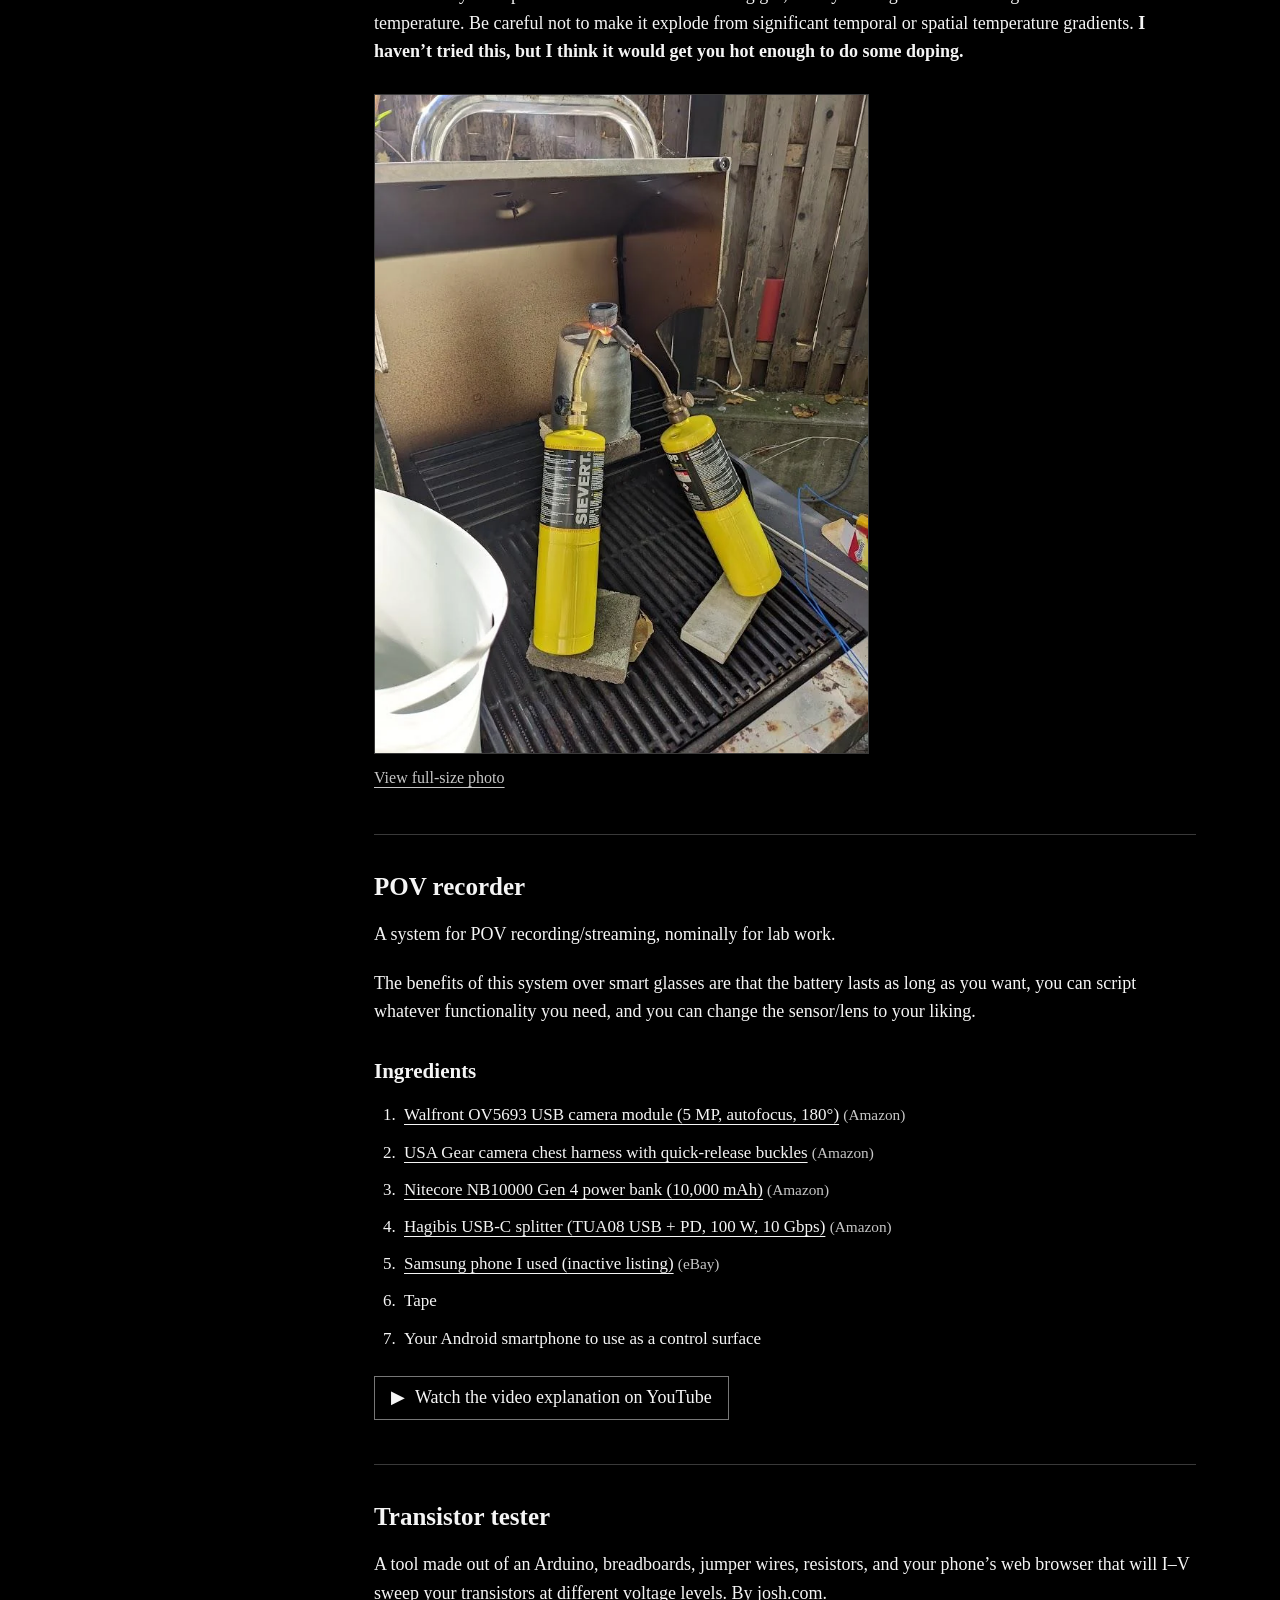
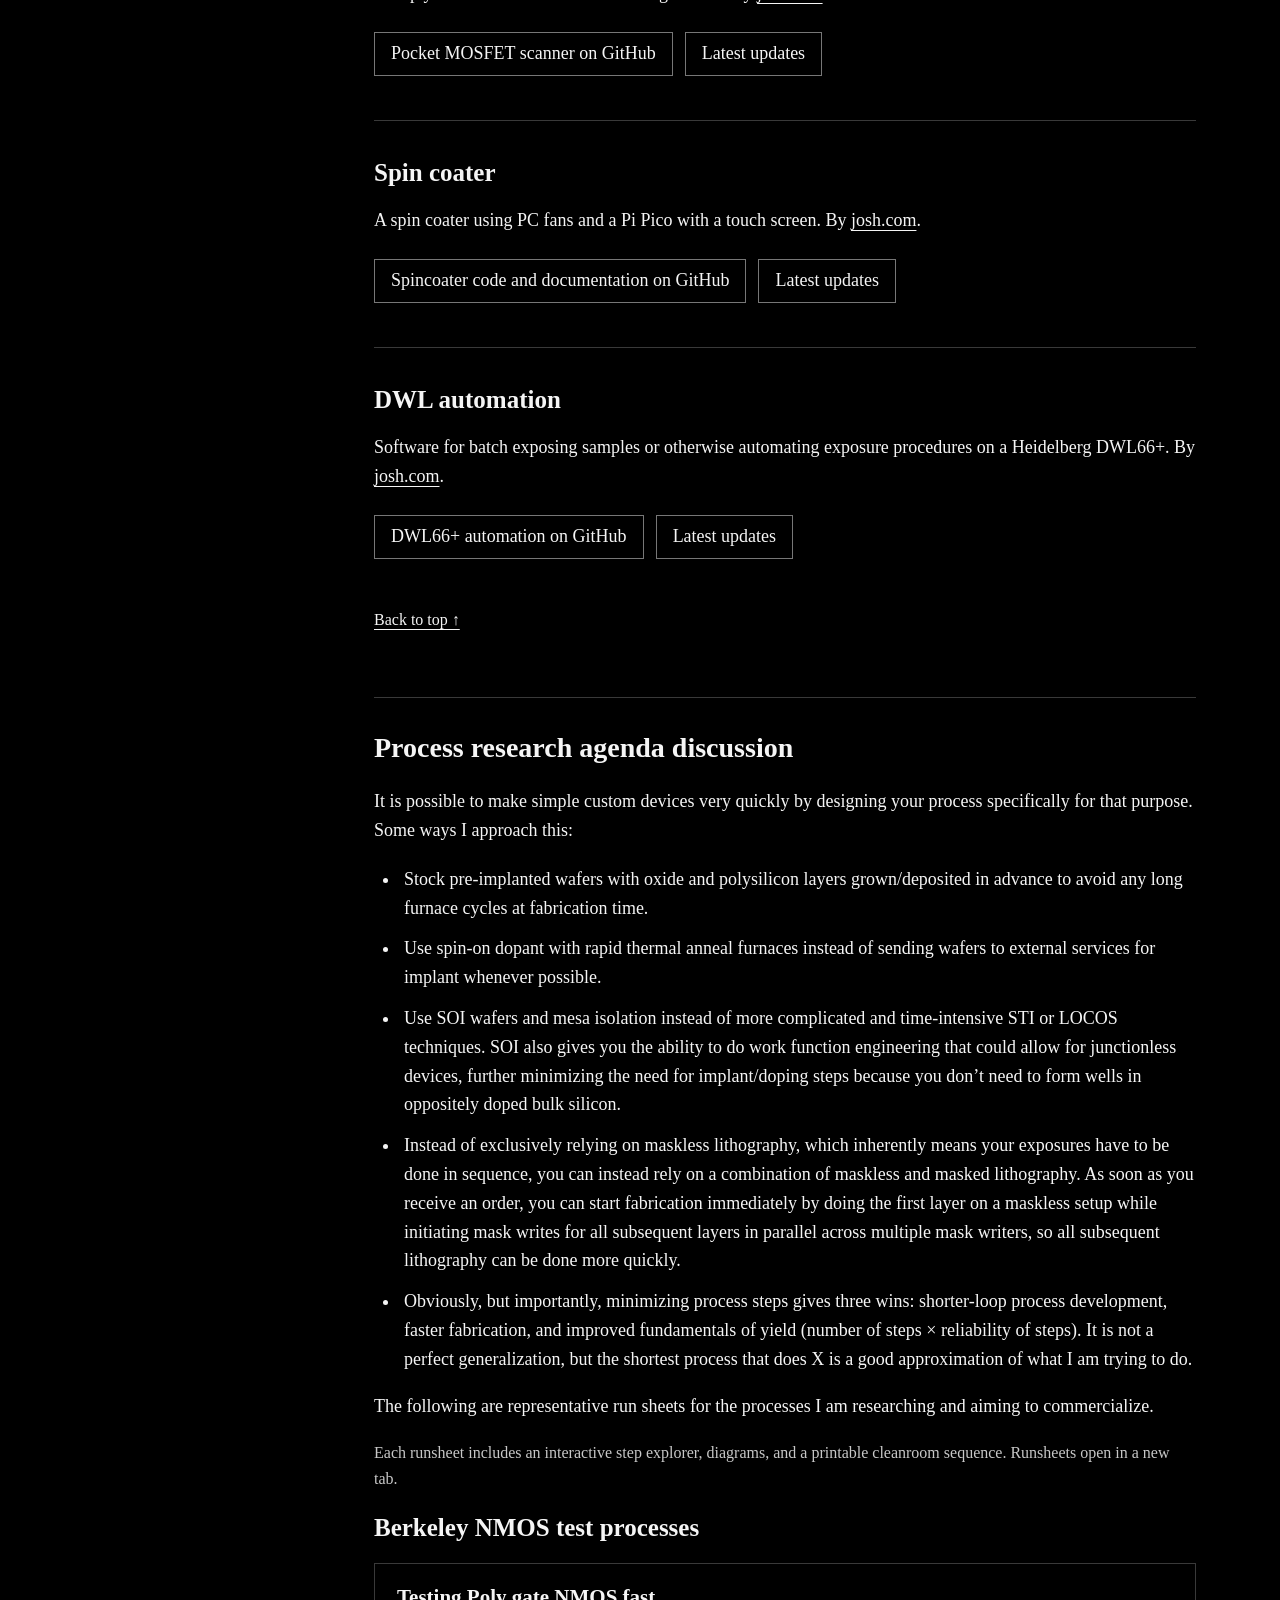
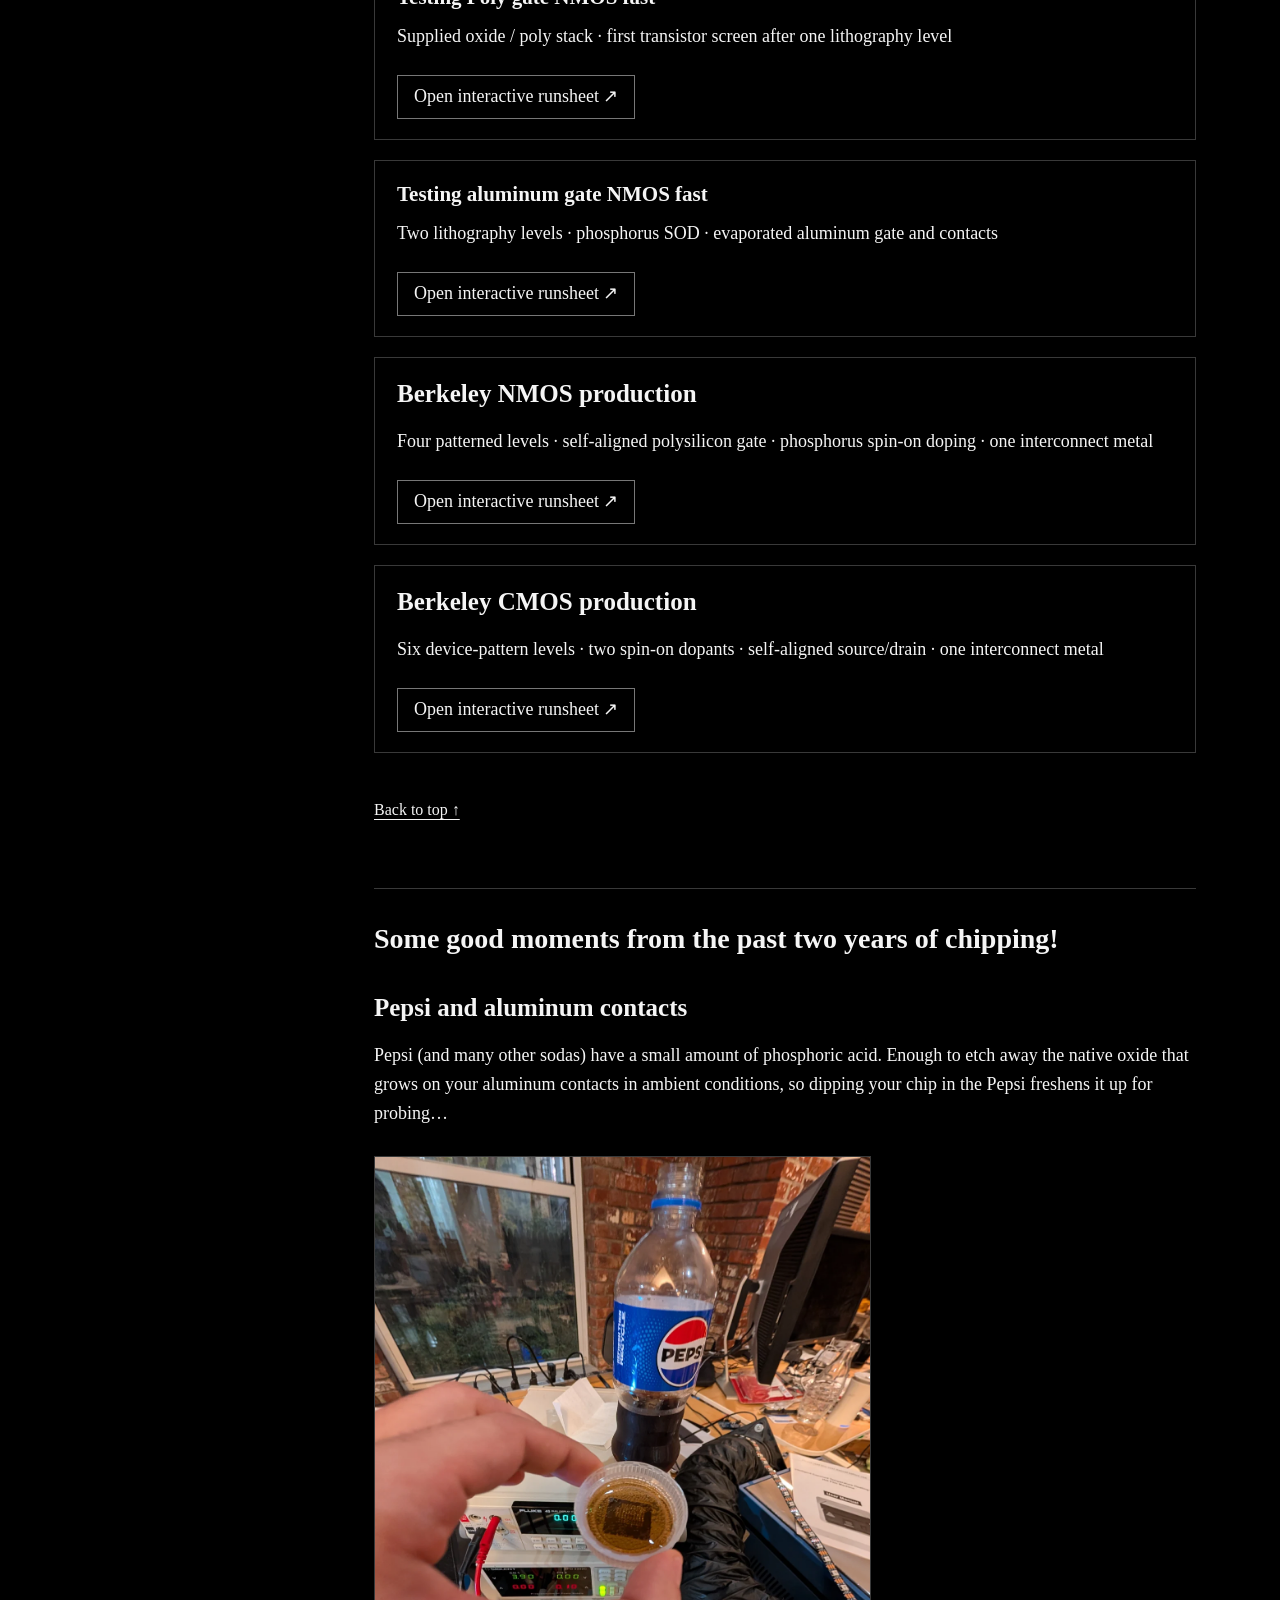
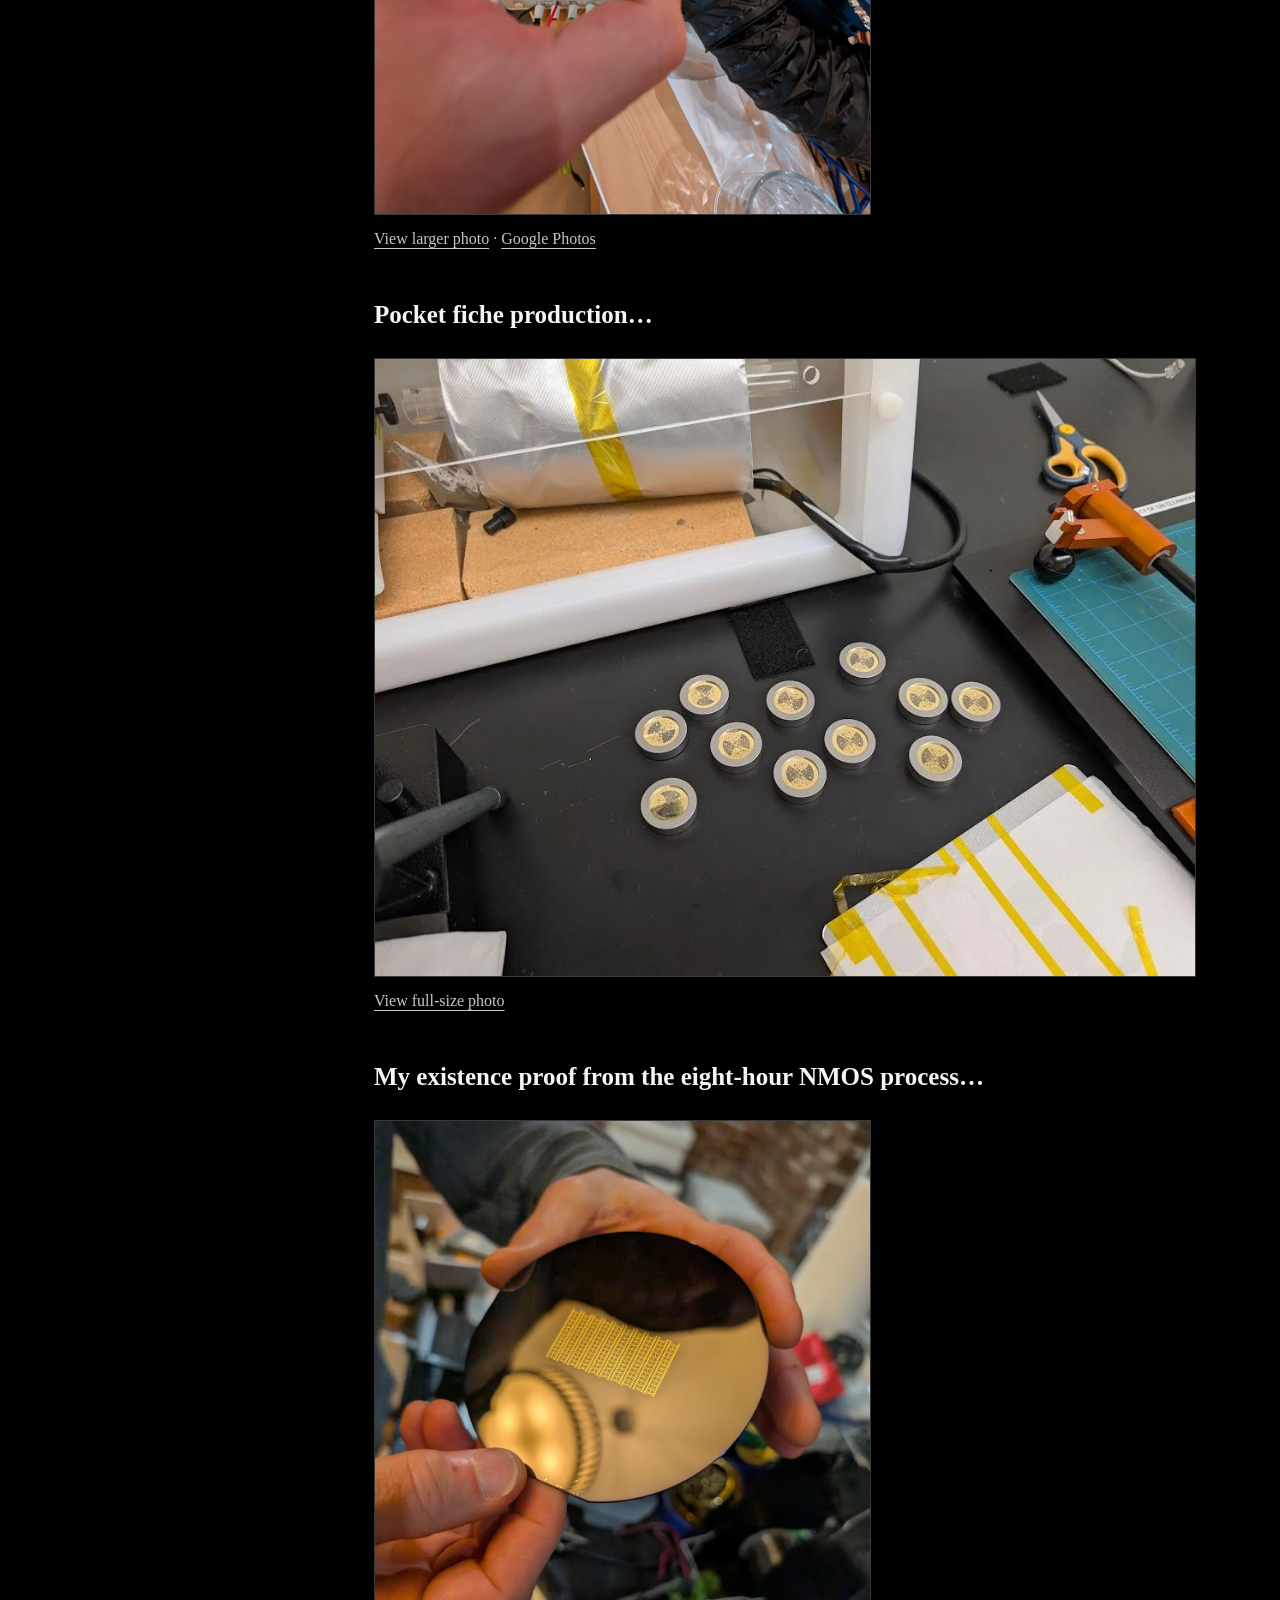
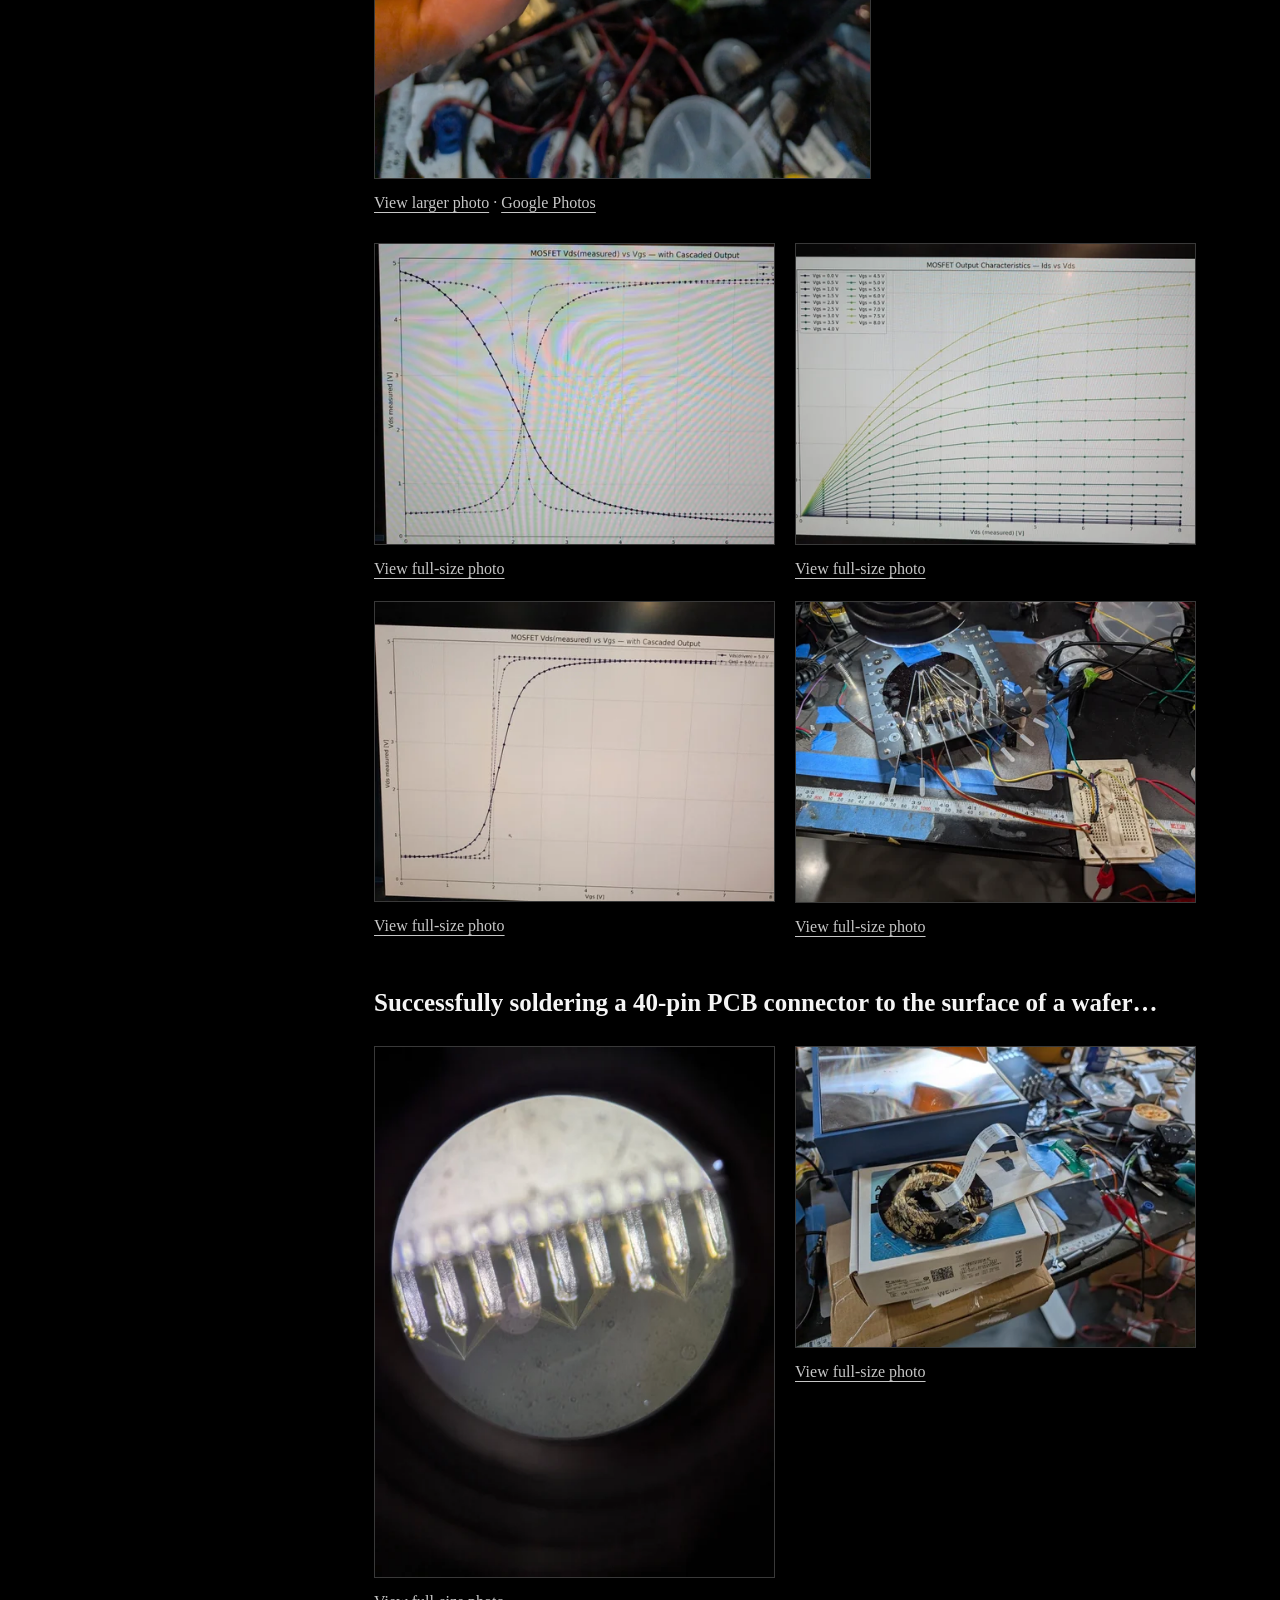
<file: follow-project.html>
<!DOCTYPE html>
<html lang="en">
<head>
  <meta charset="UTF-8">
  <meta name="viewport" content="width=device-width, initial-scale=1.0">
  <title>Follow the project - Gotham Silicon</title>
  <meta name="description" content="Follow Gotham Silicon's process development, lab tools, furnace and recording tutorials, process runsheets, and experiments.">
  <link rel="stylesheet" href="follow-project.css">
  <script async src="https://www.googletagmanager.com/gtag/js?id=G-W5GCX79MY9"></script>
  <script>
    window.dataLayer = window.dataLayer || [];
    function gtag() { dataLayer.push(arguments); }
    gtag('js', new Date());
    gtag('config', 'G-W5GCX79MY9');
  </script>
</head>
<body id="top">
  <a class="skip-link" href="#main-content">Skip to content</a>
  <header class="site-header">
    <p class="site-title"><a href="index.html">Gotham Silicon</a></p>
    <nav class="site-nav" aria-label="Main navigation">
      <a href="index.html">Home</a>
      <a href="follow-project.html" aria-current="page">Follow the project</a>
    </nav>
  </header>
  <div class="page-heading"><h1>Follow the project</h1></div>
  <div class="page-layout">
    <details class="contents" open>
      <summary>On this page</summary>
      <nav aria-label="On this page">
        <ol>
          <li><a href="#overview">Overview</a></li>
          <li><a href="#lab-recordings">Recordings of lab sessions</a></li>
          <li><a href="#tools">Tools with documentation</a>
            <ol>
              <li><a href="#furnace">Furnace</a></li>
              <li><a href="#pov-recorder">POV recorder</a></li>
              <li><a href="#transistor-tester">Transistor tester</a></li>
              <li><a href="#spin-coater">Spin coater</a></li>
              <li><a href="#dwl-automation">DWL automation</a></li>
            </ol>
          </li>
          <li><a href="#research-agenda">Process research agenda</a>
            <ol>
              <li><a href="#nmos-test-processes">Berkeley NMOS test processes</a></li>
              <li><a href="#nmos-production">Berkeley NMOS production</a></li>
              <li><a href="#cmos-production">Berkeley CMOS production</a></li>
            </ol>
          </li>
          <li><a href="#good-moments">Good moments from the past two years</a>
            <ol>
              <li><a href="#pepsi">Pepsi and aluminum contacts</a></li>
              <li><a href="#pocketfiche">Pocket fiche production</a></li>
              <li><a href="#nmos-proof">Eight-hour NMOS process</a></li>
              <li><a href="#wafer-connector">40-pin wafer connector</a></li>
            </ol>
          </li>
        </ol>
      </nav>
    </details>
    <script>
      // Keep navigation compact on small screens; native details still works without JavaScript.
      if (window.matchMedia('(max-width: 850px)').matches) {
        document.querySelector('.contents').open = false;
      }
    </script>

    <main class="content" id="main-content">
      <section id="overview" aria-labelledby="overview-heading">
        <h2 id="overview-heading">Overview: purpose, approach, and current milestones</h2>
        <p>The goal of Gotham Silicon is to make fabrication of simple MOS electronics easy, fast, and cheap.</p>
        <figure class="overview-photo"><a class="photo-link" style="--photo-max-width: 877px" href="assets/follow-project/overview-chip.jpg" aria-label="View full-size image: A gloved hand holding a small patterned silicon chip"><img src="assets/follow-project/overview-chip-957.webp" srcset="assets/follow-project/overview-chip-480.webp 480w, assets/follow-project/overview-chip-957.webp 957w" sizes="(max-width: 520px) calc(100vw - 40px), 560px" width="957" height="720" alt="A gloved hand holding a small patterned silicon chip" fetchpriority="high" decoding="async"></a><figcaption><a href="assets/follow-project/overview-chip.jpg">View full-size photo</a></figcaption></figure>
        <p>Process development is happening at two university cleanrooms in the US: Columbia Nano Initiative, and Berkeley’s Marvell Nanofabrication Laboratory.</p>
      </section>

      <section id="lab-recordings" aria-labelledby="recordings-heading">
        <h2 id="recordings-heading">Recordings of lab sessions</h2>
        <p>Recordings of lab sessions are available on my YouTube channel.</p>
        <div class="actions"><a class="action video-link" href="https://www.youtube.com/@nfjesifb"><span aria-hidden="true">▶</span> Visit @nfjesifb on YouTube</a></div>
      </section>

      <section id="tools" aria-labelledby="tools-heading">
        <h2 id="tools-heading">Tools with documentation</h2>

        <article class="tool" id="furnace" aria-labelledby="furnace-heading">
          <h3 id="furnace-heading">Furnace</h3>
          <p>A ~$100 tube furnace that reaches over 1,000 °C and can be assembled in two hours if you know what you’re doing.</p>
          <aside class="status" aria-label="Furnace safety note">
            <p><strong>Safety note:</strong> This build involves 120 V mains electricity and temperatures over 1,000 °C. Don't try this without understanding what could go wrong and how to avoid them. Some of those risks are breathing in glass fibers, burning yourself severely, electrocuting yourself, or starting a fire. </p>
          </aside>
          <h4 id="furnace-ingredients">Ingredients</h4>
          <ol class="parts">
<li><a href="https://a.co/d/0fil4QJ4">MMasters ceramic fiber insulation blanket (24 x 8 x 1 in)</a> <span class="vendor">(Amazon)</span></li>
<li><a href="https://a.co/d/04gTbFEk">Master Wire Supply Kanthal A1 wire (22 gauge, 50 ft)</a> <span class="vendor">(Amazon)</span></li>
<li><a href="https://a.co/d/0dEwP04W">beinkmake insulating ceramic support rods (7.87 x 0.08 in, 10-pack)</a> <span class="vendor">(Amazon)</span></li>
<li><a href="https://a.co/d/09O9qivM">CDMALL AC motor speed controller (120 V, 15 A)</a> <span class="vendor">(Amazon)</span></li>
<li><a href="https://a.co/d/09rveoYW">GTJ silicone baking mat roll (12 in x 6 ft)</a> <span class="vendor">(Amazon)</span></li>
<li><a href="https://www.mcmaster.com/4100N17/">Quartz glass tube (1 in OD, 0.866 in ID, 12 in long)</a> <span class="vendor">(McMaster-Carr)</span></li>
<li><a href="https://www.mcmaster.com/94610A311/">Ceramic washers (1.062 in ID, 2.5 in OD) — 2 required</a> <span class="vendor">(McMaster-Carr)</span></li>
<li><a href="https://a.co/d/08Pi6LS9">K-type kiln thermocouple probe (0–1300 °C, 3.3 ft extension wire)</a> <span class="vendor">(Amazon)</span></li>
<li><a href="https://a.co/d/01UODP8I">HBN plug-in watt meter with backlight</a> <span class="vendor">(Amazon)</span></li>
<li><a href="https://a.co/d/0bE8Bd0l">Proster dual-channel thermocouple thermometer with 2 probes</a> <span class="vendor">(Amazon)</span> <strong>or</strong> <a href="https://a.co/d/0dPyikDC">SafeSense TempTouch Wi-Fi thermocouple sensor</a> <span class="vendor">(Amazon)</span></li>
<li><a href="https://a.co/d/014SVPVT">High-temperature polyimide tape (1 in x 33 m)</a> <span class="vendor">(Amazon)</span></li>
<li><a href="https://a.co/d/05JnO4tw">GUBCUB two-way ceramic terminal blocks (25 A, 380 V, 5-pack)</a> <span class="vendor">(Amazon)</span></li>
</ol>

          <h4 id="furnace-steps">Steps</h4>
          <div class="equations" aria-label="Heating element calculations">
            <p>V = IR</p>
            <p>W = IV</p>
            <p>360 W = 120 V × 3 A</p>
            <p>120 V = 3 A × 40 Ω</p>
          </div>
          <ol class="steps">
            <li>
              <strong class="step-title">Measure and cut the wire</strong>
              <p>Measure and cut a ~40-ohm length of Kanthal A1 wire. Remember to err shorter rather than longer, because you can compensate with the AC motor speed controller. If you cut too long, such that you can’t get enough power using the 120 V wall outlet, then your furnace might not get hot enough. Shorter is also easier for winding. If you cut way too short you will not have good control over the system.</p>
            </li>
            <li>
              <strong class="step-title">Wind the heating element</strong>
              <p>The next steps require some finesse. Find something approximately the thickness of a pencil, but ideally round, more rigid, and slightly longer—something like a threaded rod or dowel.</p>
              <p>Uniformly wind the wire around that rod until it is the desired length for your heating element (~6 inches if you are using the 8-inch-wide insulation listed above). Once you’ve wound 6 inches, slide the winding off the rod; it should hold its shape.</p>
              <p>Start winding another 6 inches with ~2 cm of straight wire between the windings, until you’ve consumed enough of the wire. Make sure to leave ~6 inches of unwound wire on either end to have ample room for electrical connections.</p>
            </li>
            <li>
              <strong class="step-title">Secure the coils to the insulation</strong>
              <p>Place the ceramic fiber insulation flat onto a working surface. Use gloves and be outdoors or in a safely ventilated setting.</p>
              <p>Insert one of the ~6-inch wire leads through the insulation 1 cm in from a corner, pulling the lead through until the first wound coil stops it from moving further. Place one of the ceramic rods through the middle of this first coil so it can’t bend. The rods are there only to provide structural support; the Kanthal A1 wire is the heating element.</p>
              <p>Make a switchback pattern with the subsequent coils, ensuring that in total the switchbacks don’t take up more than 7.8 inches of the ceramic fiber insulation (2.5 inches, the outer diameter of the washer, × 3.14).</p>
              <p>Insert ceramic rods into each coil, and cut ~2 cm lengths from your original spool of wire to use as staples to secure the coils into the insulation. Be careful to ensure coils and staples aren’t at risk of shorting to each other.</p>
              <p>Once all the coils are safely secured, thread the ending lead through the ceramic fiber insulation and pull it taut, like you did at the beginning.</p>
              <figure><a class="photo-link" style="--photo-max-width: 878px" href="assets/follow-project/furnace-switchbacks.jpg" aria-label="View full-size image: An earlier furnace heating element secured in a switchback pattern on ceramic fiber insulation"><img src="assets/follow-project/furnace-switchbacks-957.webp" srcset="assets/follow-project/furnace-switchbacks-480.webp 480w, assets/follow-project/furnace-switchbacks-957.webp 957w" sizes="(max-width: 520px) calc(100vw - 40px), (max-width: 850px) calc(100vw - 48px), 822px" width="957" height="719" alt="An earlier furnace heating element secured in a switchback pattern on ceramic fiber insulation" loading="lazy" decoding="async"></a><figcaption>This image is from an older furnace iteration. It does not have the described coils with rods in the center, but it does show the switchbacks secured by metal staples. Hopefully it gives you a sense of how things might look. Sorry for not having an up-to-date photo of this step. <a href="assets/follow-project/furnace-switchbacks.jpg">View full-size photo</a></figcaption></figure>
              <p>A diagram is coming soon to better explain this.</p>
            </li>
            <li>
              <strong class="step-title">Position the quartz tube and washers</strong>
              <p>Once the coils are secured, place the ceramic washers around the quartz tube. Place the tube centered on the insulation, protruding 2 inches out from it on either side if you bought the insulation above, with each washer on either side of the coils, ~1 cm from the end of the insulation.</p>
            </li>
            <li>
              <strong class="step-title">Roll the insulation</strong>
              <p>Roll the insulation around the washer/tube system until the insulation totally surrounds it, then continue rolling until you run out of insulation. Keep threading the leads through the insulation so they have a path out from the center.</p>
              <p>Be careful as you roll that the coils stay put. If they get dislodged and close to each other, they may continue to move around and immediately or eventually cause a short. If you notice the coils are too close, unroll the insulation and adjust them, securing with additional staples, changing the coil spacing, or whatever else is necessary to ensure this risk is sufficiently mitigated.</p>
            </li>
            <li>
              <strong class="step-title">Wrap the furnace</strong>
              <p>Wrap the whole insulated cylinder with the silicone sheet, cutting it to size, and use Kapton tape to prevent unraveling and keep everything together. The leads should puncture the silicone cover so you can connect to them.</p>
            </li>
            <li>
              <strong class="step-title">Connect the electrical leads</strong>
              <p>Connect the heating element’s electrical leads and the hot and neutral conductors of a modified electrical outlet cable (any old extension cord or power supply cable) using the ceramic electrical terminal.</p>
              <figure><a class="photo-link" style="--photo-max-width: 497px" href="assets/follow-project/furnace-assembly.jpg" aria-label="View full-size image: The assembled tube furnace outdoors beside a temperature meter"><img src="assets/follow-project/furnace-assembly-960.webp" srcset="assets/follow-project/furnace-assembly-480.webp 480w, assets/follow-project/furnace-assembly-960.webp 960w" sizes="(max-width: 520px) calc(100vw - 40px), (max-width: 850px) calc(100vw - 48px), 822px" width="960" height="1275" alt="The assembled tube furnace outdoors beside a temperature meter" loading="lazy" decoding="async"></a><figcaption><a href="assets/follow-project/furnace-assembly.jpg">View full-size photo</a></figcaption></figure>
            </li>
            <li>
              <strong class="step-title">Add end caps</strong>
              <p>Add silicone or Home Depot tile end caps on either side of the tube for fanciness.</p>
              <figure><video class="video" controls playsinline preload="none" poster="assets/follow-project/linked/furnace-endcaps-poster-800.webp" width="720" height="1280" aria-label="Furnace end caps demonstration"><source src="assets/follow-project/linked/furnace-endcaps.mp4" type="video/mp4">Your browser does not support video. <a href="assets/follow-project/linked/furnace-endcaps.mp4">Open the furnace video</a>.</video><figcaption>Furnace end caps · 3-second video. <a href="https://photos.app.goo.gl/CaXBUC9TqkXUks9bA">View on Google Photos</a></figcaption></figure>
            </li>
            <li>
              <strong class="step-title">Connect power and monitor the temperature</strong>
              <p>Plug into your AC motor speed controller, power meter, and a wall outlet.</p>
              <p><strong>Slowly ramp while monitoring the temperature in the tube.</strong></p>
              <div class="gallery portraits">
                <figure><a class="photo-link" style="--photo-max-width: 497px" href="assets/follow-project/furnace-thermocouple.jpg" aria-label="View full-size image: A handheld thermocouple meter monitoring the furnace temperature"><img src="assets/follow-project/furnace-thermocouple-687.webp" srcset="assets/follow-project/furnace-thermocouple-480.webp 480w, assets/follow-project/furnace-thermocouple-687.webp 687w" sizes="(max-width: 520px) calc(100vw - 40px), 401px" width="687" height="912" alt="A handheld thermocouple meter monitoring the furnace temperature" loading="lazy" decoding="async"></a><figcaption><a href="assets/follow-project/furnace-thermocouple.jpg">View full-size photo</a></figcaption></figure>
                <figure><a class="photo-link" style="--photo-max-width: 497px" href="assets/follow-project/furnace-heating.jpg" aria-label="View full-size image: The furnace tube glowing during a heating run"><img src="assets/follow-project/furnace-heating-687.webp" srcset="assets/follow-project/furnace-heating-480.webp 480w, assets/follow-project/furnace-heating-687.webp 687w" sizes="(max-width: 520px) calc(100vw - 40px), 401px" width="687" height="912" alt="The furnace tube glowing during a heating run" loading="lazy" decoding="async"></a><figcaption><a href="assets/follow-project/furnace-heating.jpg">View full-size photo</a></figcaption></figure>
              </div>
            </li>
          </ol>

          <p>If you built the furnace right, you should be able to swap out tubes fairly easily because they are only touching the ceramic washers. You can be fancy and have a tube for everything: a temperature calibration with the thermocouple in its tube, a dry gate oxidation tube, a P-type doping tube, an N-type doping tube, a wet oxide tube, an anneal tube, etc.</p>
          <p>As you make devices, remember that cleanliness is important. During high-temperature steps in particular! There are so many ways a home or cheap chip fab can go wrong. Sensitivity to contaminants during thermal processing is one to pay attention to.</p>
          <div class="gallery">
            <figure><a class="photo-link" style="--photo-max-width: 495px" href="assets/follow-project/linked/furnace-contamination-1-1600.webp" aria-label="View larger image: A person tending a glowing furnace on a rooftop at night."><img src="assets/follow-project/linked/furnace-contamination-1-1600.webp" srcset="assets/follow-project/linked/furnace-contamination-1-800.webp 600w, assets/follow-project/linked/furnace-contamination-1-1600.webp 1200w" sizes="(max-width: 520px) calc(100vw - 40px), 401px" width="1200" height="1600" alt="A person tending a glowing furnace on a rooftop at night." loading="lazy" decoding="async"></a><figcaption><a href="assets/follow-project/linked/furnace-contamination-1-1600.webp">View larger photo</a> · <a href="https://photos.app.goo.gl/NhY1FkkkDZFfYYir8">Google Photos</a></figcaption></figure>
            <figure><a class="photo-link" style="--photo-max-width: 876px" href="assets/follow-project/linked/furnace-contamination-2-1600.webp" aria-label="View larger image: Furnace setup on a workbench, with a metal enclosure and connected test leads."><img src="assets/follow-project/linked/furnace-contamination-2-1600.webp" srcset="assets/follow-project/linked/furnace-contamination-2-800.webp 800w, assets/follow-project/linked/furnace-contamination-2-1600.webp 1600w" sizes="(max-width: 520px) calc(100vw - 40px), 401px" width="1600" height="1205" alt="Furnace setup on a workbench, with a metal enclosure and connected test leads." loading="lazy" decoding="async"></a><figcaption><a href="assets/follow-project/linked/furnace-contamination-2-1600.webp">View larger photo</a> · <a href="https://photos.app.goo.gl/Wyq2NqsDzDjSpruz6">Google Photos</a></figcaption></figure>
          </div>
          <p>A potentially much easier thing to do than build your own furnace is to just buy the quartz tube from McMaster-Carr and buy a couple of canisters of MAPP welding gas, slowly heating the tube or a region of it to the desired temperature. Be careful not to make it explode from significant temporal or spatial temperature gradients. <strong>I haven’t tried this, but I think it would get you hot enough to do some doping.</strong></p>
          <figure><a class="photo-link" style="--photo-max-width: 495px" href="assets/follow-project/torch-heating-idea.jpg" aria-label="View full-size image: Two gas torches positioned around a quartz tube"><img src="assets/follow-project/torch-heating-idea-684.webp" srcset="assets/follow-project/torch-heating-idea-480.webp 480w, assets/follow-project/torch-heating-idea-684.webp 684w" sizes="(max-width: 520px) calc(100vw - 40px), (max-width: 850px) calc(100vw - 48px), 822px" width="684" height="912" alt="Two gas torches positioned around a quartz tube" loading="lazy" decoding="async"></a><figcaption><a href="assets/follow-project/torch-heating-idea.jpg">View full-size photo</a></figcaption></figure>
        </article>

        <article class="tool" id="pov-recorder" aria-labelledby="pov-heading">
          <h3 id="pov-heading">POV recorder</h3>
          <p>A system for POV recording/streaming, nominally for lab work.</p>
          <p>The benefits of this system over smart glasses are that the battery lasts as long as you want, you can script whatever functionality you need, and you can change the sensor/lens to your liking.</p>
          <h4>Ingredients</h4>
          <ol class="parts">
<li><a href="https://a.co/d/004B2ons">Walfront OV5693 USB camera module (5 MP, autofocus, 180°)</a> <span class="vendor">(Amazon)</span></li>
<li><a href="https://a.co/d/056t2Hl9">USA Gear camera chest harness with quick-release buckles</a> <span class="vendor">(Amazon)</span></li>
<li><a href="https://a.co/d/05xdSbc9">Nitecore NB10000 Gen 4 power bank (10,000 mAh)</a> <span class="vendor">(Amazon)</span></li>
<li><a href="https://a.co/d/0h6t4DTO">Hagibis USB-C splitter (TUA08 USB + PD, 100 W, 10 Gbps)</a> <span class="vendor">(Amazon)</span></li>
<li><a href="https://ebay.io/m/5UWYeb">Samsung phone I used (inactive listing)</a> <span class="vendor">(eBay)</span></li>
<li>Tape</li>
<li>Your Android smartphone to use as a control surface</li>
</ol>
          <div class="actions">
            <a class="action video-link" href="https://youtube.com/shorts/7gylFLIPtwU?si=jvi3f3KeBV41UcJ6"><span aria-hidden="true">▶</span> Watch the video explanation on YouTube</a>
          </div>
        </article>

        <article class="tool" id="transistor-tester" aria-labelledby="transistor-heading">
          <h3 id="transistor-heading">Transistor tester</h3>
          <p>A tool made out of an Arduino, breadboards, jumper wires, resistors, and your phone’s web browser that will I–V sweep your transistors at different voltage levels. By <a href="http://josh.com">josh.com</a>.</p>
          <div class="actions">
            <a class="action" href="https://github.com/bigjosh/arduino-mosfet-scanner">Pocket MOSFET scanner on GitHub</a>
            <a class="action" href="https://github.com/bigjosh/arduino-mosfet-scanner/commits">Latest updates</a>
          </div>
        </article>

        <article class="tool" id="spin-coater" aria-labelledby="spin-heading">
          <h3 id="spin-heading">Spin coater</h3>
          <p>A spin coater using PC fans and a Pi Pico with a touch screen. By <a href="http://josh.com">josh.com</a>.</p>
          <div class="actions">
            <a class="action" href="https://github.com/bigjosh/gotham-spincoater">Spincoater code and documentation on GitHub</a>
            <a class="action" href="https://github.com/bigjosh/gotham-spincoater/commits">Latest updates</a>
          </div>
        </article>

        <article class="tool" id="dwl-automation" aria-labelledby="dwl-heading">
          <h3 id="dwl-heading">DWL automation</h3>
          <p>Software for batch exposing samples or otherwise automating exposure procedures on a Heidelberg DWL66+. By <a href="http://josh.com">josh.com</a>.</p>
          <div class="actions">
            <a class="action" href="https://github.com/bigjosh/Automate-DWL66-plus-litography-machine">DWL66+ automation on GitHub</a>
            <a class="action" href="https://github.com/bigjosh/Automate-DWL66-plus-litography-machine/commits">Latest updates</a>
          </div>
        </article>
        <a class="back-top" href="#top">Back to top ↑</a>
      </section>

      <section id="research-agenda" aria-labelledby="agenda-heading">
        <h2 id="agenda-heading">Process research agenda discussion</h2>
        <p>It is possible to make simple custom devices very quickly by designing your process specifically for that purpose. Some ways I approach this:</p>
        <ul>
          <li>Stock pre-implanted wafers with oxide and polysilicon layers grown/deposited in advance to avoid any long furnace cycles at fabrication time.</li>
          <li>Use spin-on dopant with rapid thermal anneal furnaces instead of sending wafers to external services for implant whenever possible.</li>
          <li>Use SOI wafers and mesa isolation instead of more complicated and time-intensive STI or LOCOS techniques. SOI also gives you the ability to do work function engineering that could allow for junctionless devices, further minimizing the need for implant/doping steps because you don’t need to form wells in oppositely doped bulk silicon.</li>
          <li>Instead of exclusively relying on maskless lithography, which inherently means your exposures have to be done in sequence, you can instead rely on a combination of maskless and masked lithography. As soon as you receive an order, you can start fabrication immediately by doing the first layer on a maskless setup while initiating mask writes for all subsequent layers in parallel across multiple mask writers, so all subsequent lithography can be done more quickly.</li>
          <li>Obviously, but importantly, minimizing process steps gives three wins: shorter-loop process development, faster fabrication, and improved fundamentals of yield (number of steps × reliability of steps). It is not a perfect generalization, but the shortest process that does X is a good approximation of what I am trying to do.</li>
        </ul>
        <p>The following are representative run sheets for the processes I am researching and aiming to commercialize.</p>

        <p class="runsheet-help">Each runsheet includes an interactive step explorer, diagrams, and a printable cleanroom sequence. Runsheets open in a new tab.</p>

        <section id="nmos-test-processes" aria-labelledby="nmos-test-heading">
          <h3 id="nmos-test-heading">Berkeley NMOS test processes</h3>
          <div class="runsheet" id="poly-oxide-first">
            <h4>Testing Poly gate NMOS fast</h4>
            <p>Supplied oxide / poly stack · first transistor screen after one lithography level</p>
            <div class="actions">
              <a class="action" href="processes/02-experimental-nmos-poly-ring.html" target="_blank" rel="noopener">Open interactive runsheet ↗<span class="visually-hidden"> (new tab)</span></a>
            </div>
          </div>
          <div class="runsheet" id="aluminum-gate-last">
            <h4>Testing aluminum gate NMOS fast</h4>
            <p>Two lithography levels · phosphorus SOD · evaporated aluminum gate and contacts</p>
            <div class="actions">
              <a class="action" href="processes/01-experimental-nmos-metal-gate.html" target="_blank" rel="noopener">Open interactive runsheet ↗<span class="visually-hidden"> (new tab)</span></a>
            </div>
          </div>
        </section>
        <section class="runsheet" id="nmos-production" aria-labelledby="nmos-production-heading">
          <h3 id="nmos-production-heading">Berkeley NMOS production</h3>
          <p>Four patterned levels · self-aligned polysilicon gate · phosphorus spin-on doping · one interconnect metal</p>
            <div class="actions">
              <a class="action" href="processes/03-target-nmos-soi.html" target="_blank" rel="noopener">Open interactive runsheet ↗<span class="visually-hidden"> (new tab)</span></a>
            </div>
        </section>
        <section class="runsheet" id="cmos-production" aria-labelledby="cmos-production-heading">
          <h3 id="cmos-production-heading">Berkeley CMOS production</h3>
          <p>Six device-pattern levels · two spin-on dopants · self-aligned source/drain · one interconnect metal</p>
            <div class="actions">
              <a class="action" href="processes/04-target-cmos-soi-tin.html" target="_blank" rel="noopener">Open interactive runsheet ↗<span class="visually-hidden"> (new tab)</span></a>
            </div>
        </section>
        <a class="back-top" href="#top">Back to top ↑</a>
      </section>

      <section id="good-moments" aria-labelledby="moments-heading">
        <h2 id="moments-heading">Some good moments from the past two years of chipping!</h2>
        <article class="moment" id="pepsi" aria-labelledby="pepsi-heading">
          <h3 id="pepsi-heading">Pepsi and aluminum contacts</h3>
          <p>Pepsi (and many other sodas) have a small amount of phosphoric acid. Enough to etch away the native oxide that grows on your aluminum contacts in ambient conditions, so dipping your chip in the Pepsi freshens it up for probing…</p>
          <figure><a class="photo-link" style="--photo-max-width: 497px" href="assets/follow-project/linked/pepsi-contacts-1600.webp" aria-label="View larger image: A hand holding a small cup containing a patterned sample beside a Pepsi bottle and bench equipment."><img src="assets/follow-project/linked/pepsi-contacts-1600.webp" srcset="assets/follow-project/linked/pepsi-contacts-800.webp 602w, assets/follow-project/linked/pepsi-contacts-1600.webp 1205w" sizes="(max-width: 520px) calc(100vw - 40px), (max-width: 850px) calc(100vw - 48px), 822px" width="1205" height="1600" alt="A hand holding a small cup containing a patterned sample beside a Pepsi bottle and bench equipment." loading="lazy" decoding="async"></a><figcaption><a href="assets/follow-project/linked/pepsi-contacts-1600.webp">View larger photo</a> · <a href="https://photos.app.goo.gl/RPohCFGQFFge6WCy6">Google Photos</a></figcaption></figure>
        </article>
        <article class="moment" id="pocketfiche" aria-labelledby="pocketfiche-heading">
          <h3 id="pocketfiche-heading">Pocket fiche production…</h3>
          <figure><a class="photo-link" style="--photo-max-width: 877px" href="assets/follow-project/pocketfiche-production.jpg" aria-label="View full-size image: A batch of circular Pocket fiche samples on a laboratory bench"><img src="assets/follow-project/pocketfiche-production-957.webp" srcset="assets/follow-project/pocketfiche-production-480.webp 480w, assets/follow-project/pocketfiche-production-957.webp 957w" sizes="(max-width: 520px) calc(100vw - 40px), (max-width: 850px) calc(100vw - 48px), 822px" width="957" height="720" alt="A batch of circular Pocket fiche samples on a laboratory bench" loading="lazy" decoding="async"></a><figcaption><a href="assets/follow-project/pocketfiche-production.jpg">View full-size photo</a></figcaption></figure>
        </article>
        <article class="moment" id="nmos-proof" aria-labelledby="proof-heading">
          <h3 id="proof-heading">My existence proof from the eight-hour NMOS process…</h3>
          <figure><a class="photo-link" style="--photo-max-width: 497px" href="assets/follow-project/linked/eight-hour-nmos-1600.webp" aria-label="View larger image: Hands holding a silicon wafer with a rectangular array of devices patterned near the top."><img src="assets/follow-project/linked/eight-hour-nmos-1600.webp" srcset="assets/follow-project/linked/eight-hour-nmos-800.webp 602w, assets/follow-project/linked/eight-hour-nmos-1600.webp 1205w" sizes="(max-width: 520px) calc(100vw - 40px), (max-width: 850px) calc(100vw - 48px), 822px" width="1205" height="1600" alt="Hands holding a silicon wafer with a rectangular array of devices patterned near the top." loading="lazy" decoding="async"></a><figcaption><a href="assets/follow-project/linked/eight-hour-nmos-1600.webp">View larger photo</a> · <a href="https://photos.app.goo.gl/NYkT8FGAqLbTwgVHA">Google Photos</a></figcaption></figure>
          <div class="gallery">
            <figure><a class="photo-link" style="--photo-max-width: 880px" href="assets/follow-project/nmos-cascade-output.jpg" aria-label="View full-size image: Measured MOSFET transfer curves and cascaded output plotted on a monitor"><img src="assets/follow-project/nmos-cascade-output-960.webp" srcset="assets/follow-project/nmos-cascade-output-480.webp 480w, assets/follow-project/nmos-cascade-output-960.webp 960w" sizes="(max-width: 520px) calc(100vw - 40px), 401px" width="960" height="720" alt="Measured MOSFET transfer curves and cascaded output plotted on a monitor" loading="lazy" decoding="async"></a><figcaption><a href="assets/follow-project/nmos-cascade-output.jpg">View full-size photo</a></figcaption></figure>
            <figure><a class="photo-link" style="--photo-max-width: 880px" href="assets/follow-project/nmos-output-curves.jpg" aria-label="View full-size image: A family of measured MOSFET output characteristic curves"><img src="assets/follow-project/nmos-output-curves-960.webp" srcset="assets/follow-project/nmos-output-curves-480.webp 480w, assets/follow-project/nmos-output-curves-960.webp 960w" sizes="(max-width: 520px) calc(100vw - 40px), 401px" width="960" height="720" alt="A family of measured MOSFET output characteristic curves" loading="lazy" decoding="async"></a><figcaption><a href="assets/follow-project/nmos-output-curves.jpg">View full-size photo</a></figcaption></figure>
            <figure><a class="photo-link" style="--photo-max-width: 880px" href="assets/follow-project/nmos-transfer-curve.jpg" aria-label="View full-size image: Measured MOSFET transfer characteristic curves"><img src="assets/follow-project/nmos-transfer-curve-960.webp" srcset="assets/follow-project/nmos-transfer-curve-480.webp 480w, assets/follow-project/nmos-transfer-curve-960.webp 960w" sizes="(max-width: 520px) calc(100vw - 40px), 401px" width="960" height="720" alt="Measured MOSFET transfer characteristic curves" loading="lazy" decoding="async"></a><figcaption><a href="assets/follow-project/nmos-transfer-curve.jpg">View full-size photo</a></figcaption></figure>
            <figure><a class="photo-link" style="--photo-max-width: 877px" href="assets/follow-project/nmos-test-setup.jpg" aria-label="View full-size image: A wafer connected to a breadboard measurement setup with test leads"><img src="assets/follow-project/nmos-test-setup-960.webp" srcset="assets/follow-project/nmos-test-setup-480.webp 480w, assets/follow-project/nmos-test-setup-960.webp 960w" sizes="(max-width: 520px) calc(100vw - 40px), 401px" width="960" height="723" alt="A wafer connected to a breadboard measurement setup with test leads" loading="lazy" decoding="async"></a><figcaption><a href="assets/follow-project/nmos-test-setup.jpg">View full-size photo</a></figcaption></figure>
          </div>
        </article>
        <article class="moment" id="wafer-connector" aria-labelledby="connector-heading">
          <h3 id="connector-heading">Successfully soldering a 40-pin PCB connector to the surface of a wafer…</h3>
          <div class="gallery">
            <figure><a class="photo-link" style="--photo-max-width: 497px" href="assets/follow-project/soldered-connector-detail.jpg" aria-label="View full-size image: Microscope view of connector pins soldered to the wafer surface"><img src="assets/follow-project/soldered-connector-detail-960.webp" srcset="assets/follow-project/soldered-connector-detail-480.webp 480w, assets/follow-project/soldered-connector-detail-960.webp 960w" sizes="(max-width: 520px) calc(100vw - 40px), 401px" width="960" height="1275" alt="Microscope view of connector pins soldered to the wafer surface" loading="lazy" decoding="async"></a><figcaption><a href="assets/follow-project/soldered-connector-detail.jpg">View full-size photo</a></figcaption></figure>
            <figure><a class="photo-link" style="--photo-max-width: 877px" href="assets/follow-project/soldered-connector-setup.jpg" aria-label="View full-size image: The wafer and attached connector in a bench test setup"><img src="assets/follow-project/soldered-connector-setup-957.webp" srcset="assets/follow-project/soldered-connector-setup-480.webp 480w, assets/follow-project/soldered-connector-setup-957.webp 957w" sizes="(max-width: 520px) calc(100vw - 40px), 401px" width="957" height="720" alt="The wafer and attached connector in a bench test setup" loading="lazy" decoding="async"></a><figcaption><a href="assets/follow-project/soldered-connector-setup.jpg">View full-size photo</a></figcaption></figure>
          </div>
        </article>
        <a class="back-top" href="#top">Back to top ↑</a>
      </section>
    </main>
  </div>
  <footer class="site-footer">
    <p><a href="index.html">Gotham Silicon</a> · <a href="index.html#mc_embed_signup">Subscribe for updates</a> · <a href="https://forms.gle/yguDWXoMFjXPJxGa7">Contact us</a></p>
  </footer>
</body>
</html>
</file>
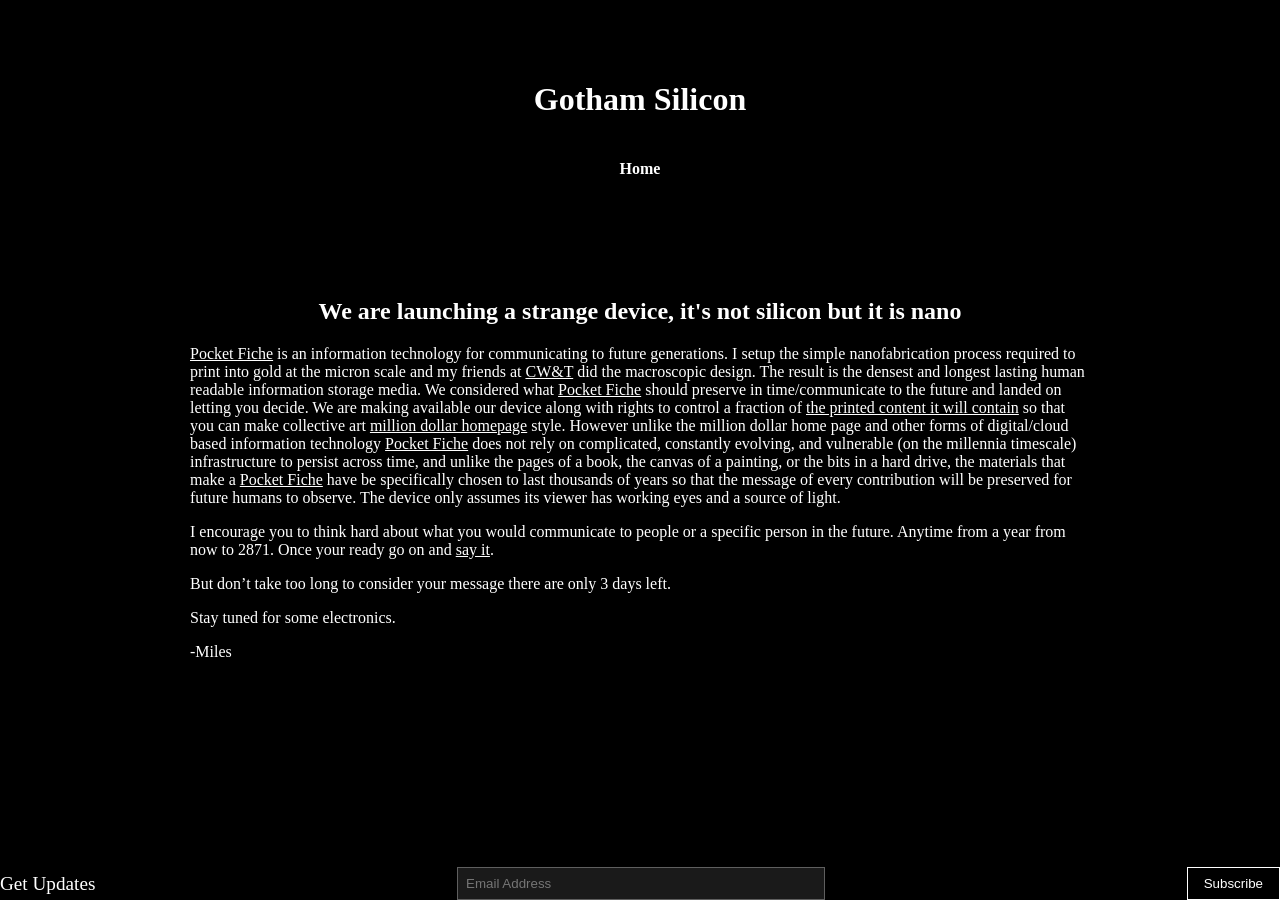
<file: pocketfiche.html>
<!DOCTYPE html>
<html lang="en">

<head>
  <script async src="https://www.googletagmanager.com/gtag/js?id=G-W5GCX79MY9"></script>
  <script>
    window.dataLayer = window.dataLayer || [];
    function gtag() { dataLayer.push(arguments); }
    gtag('js', new Date());

    gtag('config', 'G-W5GCX79MY9');
  </script>
  <meta charset="UTF-8">
  <title>News - Gotham Silicon</title>
  <meta name="viewport" content="width=device-width, initial-scale=1.0">
  <style>
    body {
      background-color: #000;
      color: #fff;
      margin: 0;
      padding: 0;
      font-family: "Times New Roman", serif;
      text-align: center;
      display: flex;
      flex-direction: column;
      min-height: 100vh;
    }

    header {
      padding: 60px 0 20px 0;
    }

    .news-banner {
      border: 1px solid #fff;
      background-color: transparent;
      color: #fff;
      padding: 15px;
      text-align: center;
      font-size: 1.1em;
      margin: 0 auto 40px auto;
      /* Increased bottom margin */
      max-width: 900px;
    }

    nav {
      margin-bottom: 60px;
    }

    nav a {
      color: #fff;
      text-decoration: none;
      margin: 0 20px;
      font-weight: bold;
    }

    main {
      padding: 0 20px;
      max-width: 900px;
      margin: 40px auto;
      flex-grow: 1;
    }

    /* Responsive styles */
    @media (max-width: 768px) {
      nav a {
        margin: 0 10px;
      }

      footer form {
        flex-direction: column;
        align-items: stretch;
      }

      footer input.email {
        margin-bottom: 10px;
      }
    }

    #mc_embed_signup form {
      display: flex;
      justify-content: center;
      align-items: center;
      gap: 10px;
    }

    #mc_embed_signup h2 {
      font-size: 1.2em;
      margin: 0;
      font-weight: normal;
    }

    #mc_embed_signup .mc-field-group {
      flex-grow: 1;
    }

    #mc_embed_signup label {
      display: none;
      /* Hide the label */
    }

    #mc_embed_signup input.email {
      width: 100%;
      max-width: 350px;
      padding: 8px;
      border: 1px solid rgba(255, 255, 255, 0.3);
      background: rgba(255, 255, 255, 0.1);
      color: white;
    }

    #mc_embed_signup .button {
      background: transparent;
      color: white;
      border: 1px solid white;
      padding: 8px 16px;
      cursor: pointer;
      transition: background 0.3s;
    }

    #mc_embed_signup .button:hover {
      background: rgba(255, 255, 255, 0.2);
    }
  </style>
</head>

<body>
  <header>
    <h1>Gotham Silicon</h1>
  </header>



  <nav>
    <a href="index.html">Home</a>
  </nav>

  <main>
    <h2>We are launching a strange device, it's not silicon but it is nano</h2>

    <p style="text-align: left;">
      <a href="https://www.kickstarter.com/projects/cwandt/pocket-fiche"
        style="color:#fff; text-decoration:underline;">Pocket Fiche</a> is an information technology for communicating
      to future generations. I setup the simple nanofabrication process required to print into gold at the micron scale
      and my friends at <a href="http://cwandt.com" style="color:#fff; text-decoration:underline;">CW&T</a> did the
      macroscopic design. The result is the densest and longest lasting human readable information storage media. We
      considered what <a href="https://www.kickstarter.com/projects/cwandt/pocket-fiche"
        style="color:#fff; text-decoration:underline;">Pocket Fiche</a> should preserve in time/communicate to the
      future and landed on letting you decide. We are making available our device along with rights to control a
      fraction of <a href="https://pf.cwandt.com/" style="color:#fff; text-decoration:underline;">the printed content it
        will contain</a> so that you can make collective art <a href="http://www.milliondollarhomepage.com/"
        style="color:#fff; text-decoration:underline;">million dollar homepage</a> style. However unlike the million
      dollar home page and other forms of digital/cloud based information technology <a
        href="https://www.kickstarter.com/projects/cwandt/pocket-fiche"
        style="color:#fff; text-decoration:underline;">Pocket Fiche</a> does not
      rely on complicated, constantly evolving, and vulnerable (on the millennia timescale) infrastructure to persist
      across time, and unlike the pages of a book, the canvas of a painting, or the bits in a hard drive, the materials
      that make a <a href="https://www.kickstarter.com/projects/cwandt/pocket-fiche"
        style="color:#fff; text-decoration:underline;">Pocket Fiche</a> have be specifically chosen to last thousands of
      years so that the message of every contribution will be preserved for future humans to observe. The device only
      assumes its viewer has working eyes and a source of light.
    </p>
    <p style="text-align: left;">
      I encourage you to think hard about what you would communicate to people or a specific person in the future.
      Anytime from a year from now to 2871. Once your ready go on and <a
        href="https://www.kickstarter.com/projects/cwandt/pocket-fiche"
        style="color:#fff; text-decoration:underline;">say it</a>.
    </p>
    <p style="text-align: left;">
      But don’t take too long to consider your message there are only 3 days left.
    </p>
    <p style="text-align: left;">
      Stay tuned for some electronics.
    </p>
    <p style="text-align: left;">
      -Miles
    </p>
  </main>

  <footer>
    <div id="mc_embed_signup">
      <form
        action="https://gothamsilicon.us2.list-manage.com/subscribe/post?u=649a738ac9b209ca62d252d94&amp;id=9c9124a3a2&amp;f_id=00b971e1f0"
        method="post" id="mc-embedded-subscribe-form" name="mc-embedded-subscribe-form" class="validate"
        target="_blank">
        <h2>Get Updates</h2>
        <div class="mc-field-group">
          <label for="mce-EMAIL">Email Address</label>
          <input type="email" name="EMAIL" class="required email" id="mce-EMAIL" required="" value=""
            placeholder="Email Address">
        </div>
        <div class="clear">
          <input type="submit" name="subscribe" id="mc-embedded-subscribe" class="button" value="Subscribe">
        </div>
        <div id="mce-responses" class="clear" style="display:none;">
          <div class="response" id="mce-error-response" style="display: none;"></div>
          <div class="response" id="mce-success-response" style="display: none;"></div>
        </div>
        <div aria-hidden="true" style="position: absolute; left: -5000px;"><input type="text"
            name="b_649a738ac9b209ca62d252d94_9c9124a3a2" tabindex="-1" value=""></div>
      </form>
    </div>
  </footer>

  <script type="text/javascript" src="//s3.amazonaws.com/downloads.mailchimp.com/js/mc-validate.js" async
    defer></script>
  <script type="text/javascript">
    // Load the script after the page has loaded to avoid blocking
    window.addEventListener('load', function () {
      (function ($) {
        window.fnames = new Array();
        window.ftypes = new Array();
        fnames[0] = 'EMAIL';
        ftypes[0] = 'email';
        fnames[1] = 'FNAME';
        ftypes[1] = 'text';
        fnames[2] = 'LNAME';
        ftypes[2] = 'text';
        fnames[3] = 'ADDRESS';
        ftypes[3] = 'address';
        fnames[4] = 'PHONE';
        ftypes[4] = 'phone';
        fnames[5] = 'BIRTHDAY';
        ftypes[5] = 'birthday';
        fnames[6] = 'COMPANY';
        ftypes[6] = 'text';
      }(jQuery));
      var $mcj = jQuery.noConflict(true);
    });


  </script>
</body>

</html>
</file>
<file: follow-project.css>
:root {
  color-scheme: dark;
  --text: #f5f5f5;
  --muted: #c7c7c7;
  --border: #393939;
}

* { box-sizing: border-box; }
html { scroll-padding-top: 24px; }
body {
  margin: 0;
  background: #000;
  color: var(--text);
  font-family: "Times New Roman", Times, serif;
  font-size: 18px;
  line-height: 1.6;
}
a { color: inherit; text-underline-offset: 4px; overflow-wrap: anywhere; }
a:hover { text-decoration-thickness: 2px; }
a:focus-visible, summary:focus-visible, video:focus-visible {
  outline: 2px solid #fff;
  outline-offset: 5px;
}
.skip-link { position: absolute; left: 16px; top: -100px; padding: 8px 16px; background: #fff; color: #000; z-index: 10; }
.skip-link:focus { top: 12px; }
.site-header { text-align: center; padding: 30px 20px 24px; }
.site-title { margin: 0 0 20px; font-size: 32px; line-height: 1.2; font-weight: bold; }
.site-title a { text-decoration: none; }
.site-nav { display: flex; flex-wrap: wrap; justify-content: center; gap: 12px 40px; font-size: 16px; font-weight: bold; }
.site-nav a { text-decoration: none; }
.site-nav a:hover, .site-nav a[aria-current="page"] { text-decoration: underline; }
.page-heading { max-width: 1160px; margin: 0 auto; padding: 28px 24px 36px; text-align: center; }
h1 { margin: 0; font-size: clamp(30px, 4vw, 40px); line-height: 1.2; }
.page-layout { display: grid; grid-template-columns: 235px minmax(0, 1fr); gap: 55px; max-width: 1160px; margin: 0 auto; padding: 0 24px 72px; align-items: start; }
.contents { position: sticky; top: 24px; max-height: calc(100vh - 48px); overflow-y: auto; font-size: 16px; line-height: 1.4; padding-right: 12px; }
.contents summary { cursor: pointer; font-weight: bold; padding: 0 0 12px; font-size: 18px; }
.contents ol { margin: 0; padding-left: 22px; }
.contents ol ol { padding-left: 16px; margin-top: 8px; list-style-type: none; }
.contents li { margin: 0 0 10px; }
.contents a { text-decoration: none; }
.contents a:hover, .contents a:focus-visible { text-decoration: underline; }
.content { min-width: 0; }
.content > section { margin: 0 0 64px; padding-top: 32px; border-top: 1px solid var(--border); }
.content > section:first-child { border-top: 0; padding-top: 0; }
h2, h3, h4, h5 { line-height: 1.25; text-wrap: balance; }
h2 { margin: 0 0 22px; font-size: 28px; }
h3 { font-size: 25px; margin: 0 0 18px; }
h4 { font-size: 21px; margin: 32px 0 16px; }
h5 { font-size: 19px; margin: 24px 0 12px; }
p { margin: 0 0 20px; }
ul, ol { padding-left: 26px; }
li { padding-left: 4px; margin-bottom: 12px; }
.tool { margin: 44px 0 0; }
.tool + .tool { border-top: 1px solid var(--border); padding-top: 36px; }
.status { border-left: 2px solid #777; padding: 10px 0 10px 18px; color: var(--muted); }
.status p:last-child { margin-bottom: 0; }
.parts { list-style: decimal; font-size: 17px; }
.parts li { margin-bottom: 10px; }
.parts .vendor { color: var(--muted); font-size: .9em; }
.equations { border: 1px solid var(--border); padding: 20px 24px; margin: 24px 0; }
.equations p { margin: 0 0 6px; font-variant-numeric: tabular-nums; }
.equations p:last-child { margin: 0; }
.steps > li { margin-bottom: 30px; padding-left: 8px; }
.steps > li > p:last-child { margin-bottom: 0; }
.step-title { display: block; margin-bottom: 10px; font-size: 20px; }
.actions { display: flex; flex-wrap: wrap; gap: 12px; margin: 24px 0; }
.action { display: inline-flex; align-items: center; min-height: 44px; border: 1px solid #777; padding: 8px 16px; line-height: 1.4; text-decoration: none; }
.action:hover { background: #171717; }
figure { margin: 28px 0; min-width: 0; }
.photo-link { display: block; width: 100%; max-width: min(100%, var(--photo-max-width, 100%)); }
img { display: block; max-width: 100%; height: auto; }
figure img { background: #111; border: 1px solid var(--border); }
.photo-link img { width: 100%; height: auto; object-fit: contain; }
.overview-photo { max-width: 560px; }
figcaption { color: var(--muted); font-size: 16px; line-height: 1.5; margin-top: 12px; }
.gallery { display: grid; grid-template-columns: repeat(2, minmax(0, 1fr)); gap: 20px; margin: 28px 0; align-items: start; }
.gallery figure { margin: 0; }
.gallery .photo-link { width: 100%; }
.gallery img { width: 100%; height: auto; }
.gallery.portraits { max-width: 680px; }
.video { width: 100%; max-width: 380px; height: auto; max-height: 620px; display: block; background: #111; border: 1px solid var(--border); }
.video-link { display: inline-flex; gap: 10px; align-items: center; }
.runsheet { padding: 20px 22px; border: 1px solid var(--border); margin: 20px 0; }
.runsheet h4, .runsheet h5 { margin: 0 0 12px; }
.runsheet p:last-child { margin: 0; }
.runsheet-help { color: var(--muted); font-size: 16px; }
.runsheet .actions { margin-bottom: 0; }
.visually-hidden { position: absolute; width: 1px; height: 1px; padding: 0; margin: -1px; overflow: hidden; clip-path: inset(50%); white-space: nowrap; border: 0; }
.moment { margin-top: 36px; }
.moment + .moment { margin-top: 48px; }
.back-top { display: inline-block; font-size: 16px; margin-top: 24px; }
.site-footer { padding: 26px 20px; background: #111; border-top: 1px solid var(--border); text-align: center; font-size: 16px; }
.site-footer p { margin: 0; }

@media (max-width: 850px) {
  .page-layout { grid-template-columns: minmax(0, 1fr); gap: 32px; max-width: 800px; }
  .contents { position: static; max-height: none; padding: 20px 24px; border: 1px solid var(--border); }
  .contents > nav > ol { columns: 2; column-gap: 32px; }
  .contents > nav > ol > li { break-inside: avoid; }
}
@media (max-width: 520px) {
  body { font-size: 17px; }
  .site-header { padding-top: 24px; }
  .site-nav { gap: 12px 22px; }
  .page-heading { padding: 22px 20px 30px; }
  .page-layout { padding: 0 20px 40px; }
  .contents { padding: 18px; }
  .contents > nav > ol { columns: auto; }
  h2 { font-size: 25px; }
  h3 { font-size: 23px; }
  .gallery { grid-template-columns: 1fr; gap: 24px; }
  .steps { padding-left: 22px; }
  .steps > li { padding-left: 2px; }
  .equations { padding: 16px; }
  .content > section { margin-bottom: 48px; }
}
@media print {
  body { color: #000; background: #fff; font-size: 11pt; }
  .site-header, .contents, .site-footer, .back-top, .skip-link { display: none; }
  .page-layout { display: block; max-width: none; padding: 0; }
  .page-heading { padding: 0 0 24px; }
  .content > section { margin-bottom: 32px; }
  h2, h3, h4, h5 { break-after: avoid; }
  figure, .runsheet { break-inside: avoid; }
  figcaption, .status, .parts .vendor, .runsheet-help { color: #333; }
}
</file>
